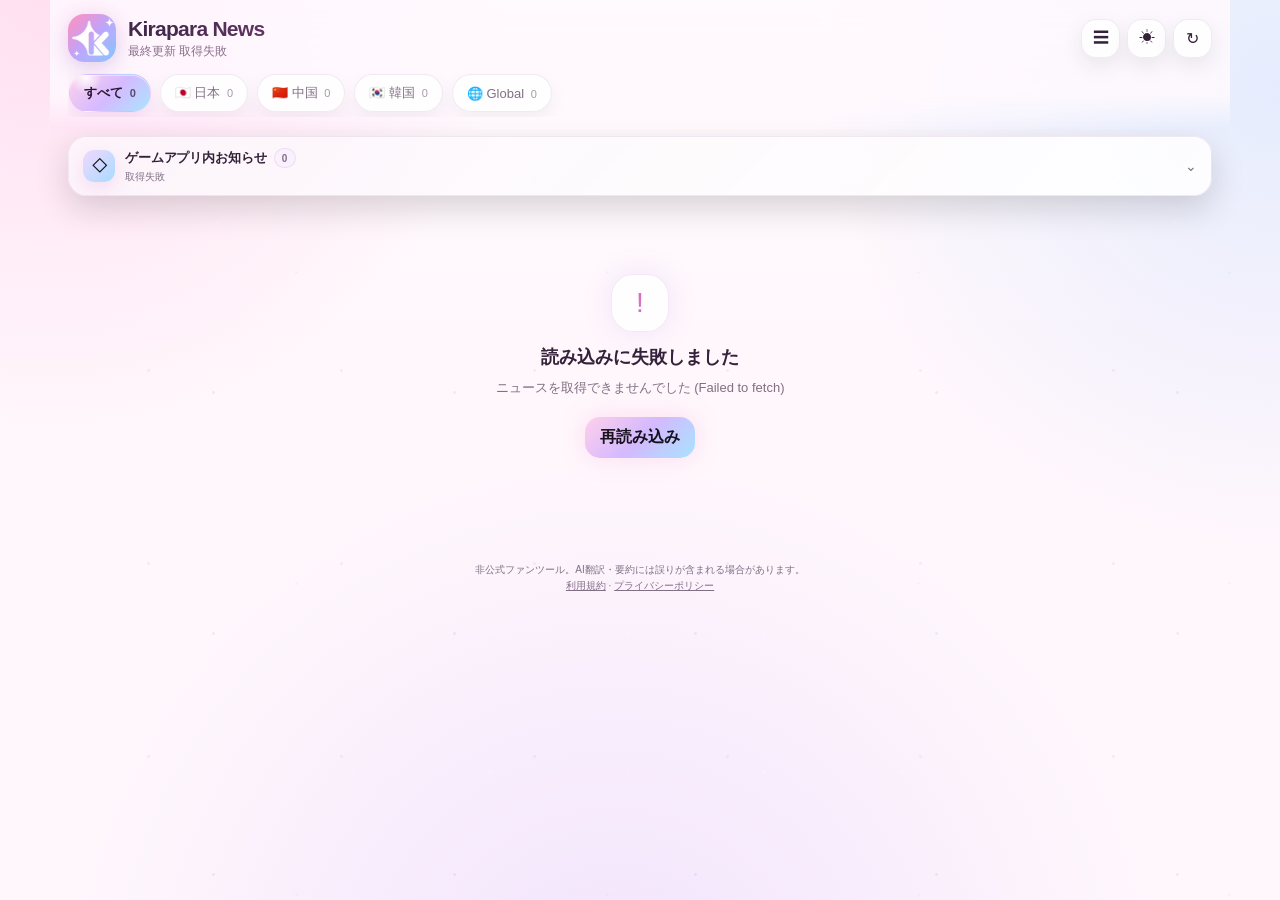
<file: docs/index.html>
<!doctype html>
<html lang="ja">
<head>
  <meta charset="utf-8">
  <meta name="viewport" content="width=device-width, initial-scale=1, viewport-fit=cover">
  <meta name="theme-color" content="#d59be8">
  <meta name="description" content="キラパラ（きらめきパラダイス）を中心に、以闪亮之名・Life Makeover・스타일라잇の最新ニュース、イベント、アップデート情報を日本語でまとめる非公式ニュースサイト。">
  <meta name="robots" content="index,follow,max-image-preview:large,max-snippet:-1,max-video-preview:-1">
  <title>キラパラ最新ニュース｜きらめきパラダイス・Life Makeover | Kirapara News</title>
  <link rel="canonical" href="https://ikegami-99.github.io/KRPR_news/">
  <link rel="sitemap" type="application/xml" href="./sitemap.xml">
  <meta property="og:type" content="website">
  <meta property="og:site_name" content="Kirapara News">
  <meta property="og:locale" content="ja_JP">
  <meta property="og:title" content="キラパラ最新ニュース｜Kirapara News">
  <meta property="og:description" content="きらめきパラダイス、以闪亮之名、Life Makeover、스타일라잇の最新ニュースを日本語でまとめて確認。">
  <meta property="og:url" content="https://ikegami-99.github.io/KRPR_news/">
  <meta property="og:image" content="https://ikegami-99.github.io/KRPR_news/icon.svg">
  <meta name="twitter:card" content="summary">
  <meta name="twitter:title" content="キラパラ最新ニュース｜Kirapara News">
  <meta name="twitter:description" content="きらめきパラダイス、以闪亮之名、Life Makeover、스타일라잇の最新ニュースを日本語でまとめて確認。">
  <script type="application/ld+json">{"@context":"https://schema.org","@type":"WebSite","name":"Kirapara News","alternateName":["キラパラニュース","きらめきパラダイス ニュース"],"url":"https://ikegami-99.github.io/KRPR_news/","inLanguage":"ja","description":"きらめきパラダイス、以闪亮之名、Life Makeover、스타일라잇の最新ニュースを日本語でまとめる非公式ニュースサイト。"}</script>
  <link rel="manifest" href="./manifest.webmanifest">
  <link rel="icon" href="./icon.svg" type="image/svg+xml">
  <link rel="stylesheet" href="./styles.css">
  <link rel="stylesheet" href="./ai.css">
  <link rel="stylesheet" href="./translation-wait.css">
  <link rel="stylesheet" href="./share.css">
  <link rel="stylesheet" href="./theme-kawaii.css">
  <link rel="stylesheet" href="./layout-fixes.css?v=50">
  <link rel="stylesheet" href="./gallery-strip.css">
  <link rel="stylesheet" href="./day-sections.css">
  <link rel="stylesheet" href="./monthly-top.css?v=75">
  <link rel="stylesheet" href="./game-notices.css?v=68">
  <link rel="stylesheet" href="./menu.css">
  <link rel="stylesheet" href="./menu-install.css">
  <link rel="stylesheet" href="./source-buttons.css">
  <link rel="stylesheet" href="./reactions.css?v=72">
  <link rel="stylesheet" href="./x-image-size.css?v=50">
</head>
<body>
  <div class="app-shell">
    <header class="topbar">
      <div class="brand-row">
        <div class="brand-mark brand-mark-logo" aria-hidden="true"><img src="./icon.svg" alt=""></div>
        <div class="brand-copy"><h1>Kirapara News <span aria-label="version 77" style="font-size:.48em;font-weight:700;opacity:.55;margin-left:.35em;letter-spacing:0;vertical-align:.12em;">v77</span></h1><p id="statusText">最終更新 取得中…</p></div>
        <div class="header-actions">
          <button id="installButton" class="icon-button install-button" type="button" hidden aria-label="ホーム画面に追加" title="ホーム画面に追加">＋</button>
          <button id="menuButton" class="icon-button" type="button" aria-label="メニュー" title="メニュー">☰</button>
          <button id="themeButton" class="icon-button" type="button" aria-label="テーマ切替" title="テーマ切替">☾</button>
          <button id="refreshButton" class="icon-button" type="button" aria-label="更新" title="更新">↻</button>
        </div>
      </div>
      <nav id="regionTabs" class="region-tabs" aria-label="地域フィルター">
        <button class="region-tab is-active" type="button" data-region="ALL">すべて <span data-count="ALL">0</span></button>
        <button class="region-tab" type="button" data-region="JAPAN">🇯🇵 日本 <span data-count="JAPAN">0</span></button>
        <button class="region-tab" type="button" data-region="CHINA">🇨🇳 中国 <span data-count="CHINA">0</span></button>
        <button class="region-tab" type="button" data-region="KOREA">🇰🇷 韓国 <span data-count="KOREA">0</span></button>
        <button class="region-tab" type="button" data-region="GLOBAL">🌐 Global <span data-count="GLOBAL">0</span></button>
      </nav>
    </header>
    <section id="monthlyTopWrap" class="monthly-top-wrap" aria-label="今月の注目ニュース" hidden>
      <div class="monthly-top-panel">
        <div class="monthly-top-head">
          <div class="monthly-top-heading">
            <span class="monthly-top-hot" aria-hidden="true">HOT</span>
            <h2 class="monthly-top-title">今月の注目ニュース</h2>
          </div>
          <span id="monthlyTopMonth" class="monthly-top-month"></span>
        </div>
        <div id="monthlyTopList" class="monthly-top-list"></div>
      </div>
    </section>
    <section class="game-notices-wrap" aria-label="ゲームアプリ内お知らせ">
      <details id="gameNoticePanel" class="game-notices" hidden>
        <summary class="game-notice-summary">
          <span class="game-notice-icon" aria-hidden="true">◇</span>
          <span class="game-notice-copy">
            <span class="game-notice-heading">ゲームアプリ内お知らせ <span id="gameNoticeCount" class="game-notice-count">0</span></span>
            <span id="gameNoticeStatus" class="game-notice-status">取得中…</span>
          </span>
          <span class="game-notice-chevron" aria-hidden="true">⌄</span>
        </summary>
        <div id="gameNoticeList" class="game-notice-list"></div>
      </details>
    </section>
    <main>
      <section id="newsGrid" class="news-grid" aria-live="polite" aria-busy="true"></section>
      <nav id="paginationNav" class="pagination" aria-label="ニュースページ" hidden>
        <button id="previousPageButton" class="pagination-button" type="button" aria-label="前の20件">← 前へ</button>
        <span class="pagination-status">
          <strong id="pageStatus" aria-live="polite">1 / 1</strong>
          <small id="pageRange">0件</small>
        </span>
        <button id="nextPageButton" class="pagination-button" type="button" aria-label="次の20件">次へ →</button>
      </nav>
      <div id="emptyState" class="empty-state" hidden><div class="empty-mark">◇</div><h2>ニュースが見つかりません</h2><p id="emptyMessage">地域タブを変えてみてください。</p></div>
      <div id="errorState" class="error-state" hidden><div class="empty-mark">!</div><h2>読み込みに失敗しました</h2><p id="errorMessage">通信状態を確認して、もう一度更新してください。</p><button id="retryButton" class="primary-button" type="button">再読み込み</button></div>
    </main>
    <footer><p>非公式ファンツール。AI翻訳・要約には誤りが含まれる場合があります。<br><a href="./terms.html">利用規約</a> · <a href="./privacy.html">プライバシーポリシー</a></p></footer>
  </div>
  <template id="newsCardTemplate"><article class="news-card"><button class="card-image-link" type="button" aria-label="サムネイル画像を拡大"><div class="card-image-wrap"><img class="card-image" alt="" loading="lazy" decoding="async"><div class="image-fallback" aria-hidden="true">✦</div><span class="region-badge"></span></div></button><div class="card-content"><div class="card-meta"><span class="platform"></span><time class="published"></time></div><h2 class="card-title"></h2><p class="card-body"></p><div class="card-actions"><button class="more-button" type="button">続きを読む</button><a class="source-button" target="_blank" rel="noopener noreferrer">元記事を開く ↗</a></div></div></article></template>
  <script>
    if ('serviceWorker' in navigator) {
      let reloadingForServiceWorker = false;
      navigator.serviceWorker.addEventListener('controllerchange', () => {
        if (reloadingForServiceWorker) return;
        reloadingForServiceWorker = true;
        location.reload();
      });
    }
  </script>
  <script src="./analytics-config.js"></script>
  <script src="./analytics-track.js" defer></script>
  <script src="./supabase-config.js?v=72" defer></script>
  <script src="./pagination.js" defer></script>
  <script src="./app.js" defer></script>
  <script src="./translation-wait.js" defer></script>
  <script src="./game-notices.js?v=68" defer></script>
  <script src="./x-image-fix.js?v=50" defer></script>
  <script src="./source-buttons.js" defer></script>
  <script src="./crawl-status.js" defer></script>
  <script src="./weibo-image-fallback.js" defer></script>
  <script src="./share.js" defer></script>
  <script src="./reactions.js?v=72" defer></script>
  <script src="./monthly-top.js?v=76" defer></script>
  <script src="./menu.js" defer></script>
  <script src="./menu-install.js?v=60" defer></script>
  <script src="./menu-discord.js?v=59" defer></script>
  <script src="./app-share.js?v=56" defer></script>
  <script src="./back-navigation.js?v=50" defer></script>
  <script src="./viewer-lifecycle-fix.js?v=50" defer></script>
  <script src="./viewer-swipe.js?v=50" defer></script>
</body>
</html>
</file>
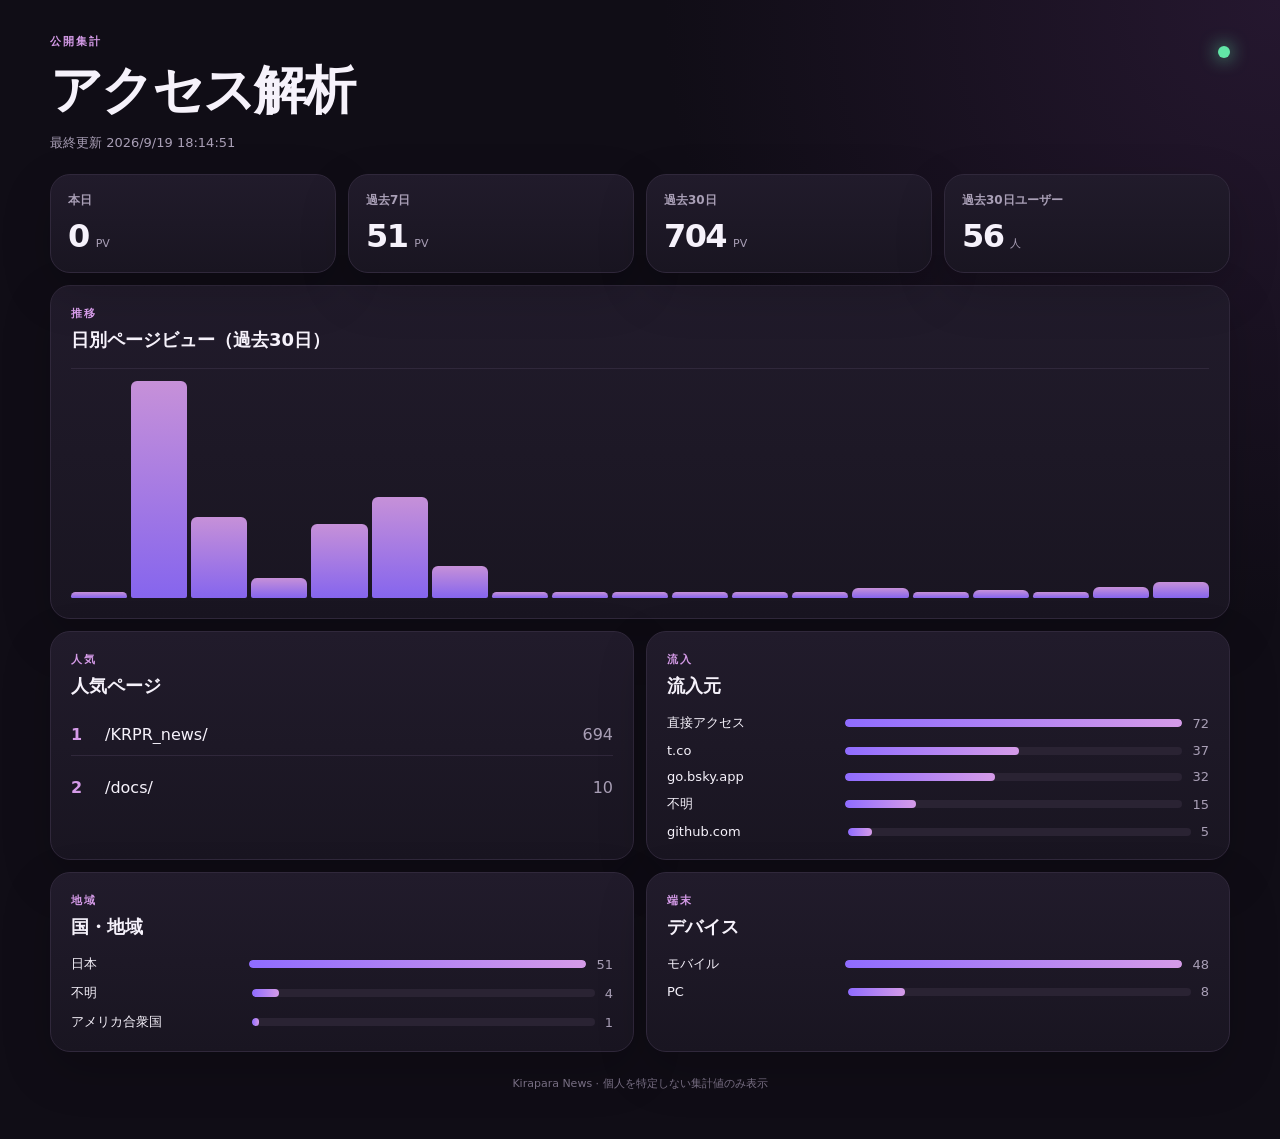
<file: docs/analytics/index.html>
<!doctype html>
<html lang="ja">
<head>
  <meta charset="utf-8">
  <meta name="viewport" content="width=device-width, initial-scale=1, viewport-fit=cover">
  <meta name="theme-color" content="#17131f">
  <meta name="robots" content="noindex,nofollow,noarchive">
  <title>Kirapara News アクセス解析</title>
  <link rel="icon" href="../icon.svg" type="image/svg+xml">
  <link rel="stylesheet" href="./styles.css">
</head>
<body>
  <main class="shell">
    <header class="hero">
      <div>
        <p class="eyebrow">公開集計</p>
        <h1>アクセス解析</h1>
        <p id="updatedAt" class="muted">データを読み込み中…</p>
      </div>
      <div class="live-dot" title="アクセス解析"></div>
    </header>

    <section class="kpis">
      <article class="kpi"><span>本日</span><strong id="todayViews">—</strong><small>PV</small></article>
      <article class="kpi"><span>過去7日</span><strong id="weekViews">—</strong><small>PV</small></article>
      <article class="kpi"><span>過去30日</span><strong id="monthViews">—</strong><small>PV</small></article>
      <article class="kpi"><span>過去30日ユーザー</span><strong id="monthUsers">—</strong><small>人</small></article>
    </section>

    <section class="panel wide">
      <div class="panel-head"><div><p class="eyebrow">推移</p><h2>日別ページビュー（過去30日）</h2></div></div>
      <div id="trendChart" class="trend" aria-label="過去30日の日別ページビュー推移"></div>
    </section>

    <section class="grid">
      <article class="panel"><div class="panel-head"><div><p class="eyebrow">人気</p><h2>人気ページ</h2></div></div><div id="pages" class="rank-list"></div></article>
      <article class="panel"><div class="panel-head"><div><p class="eyebrow">流入</p><h2>流入元</h2></div></div><div id="referrers" class="bars"></div></article>
      <article class="panel"><div class="panel-head"><div><p class="eyebrow">地域</p><h2>国・地域</h2></div></div><div id="regions" class="bars"></div></article>
      <article class="panel"><div class="panel-head"><div><p class="eyebrow">端末</p><h2>デバイス</h2></div></div><div id="devices" class="bars"></div></article>
    </section>

    <footer>Kirapara News · 個人を特定しない集計値のみ表示</footer>
  </main>
  <script src="./app.js?v=5" defer></script>
</body>
</html>
</file>
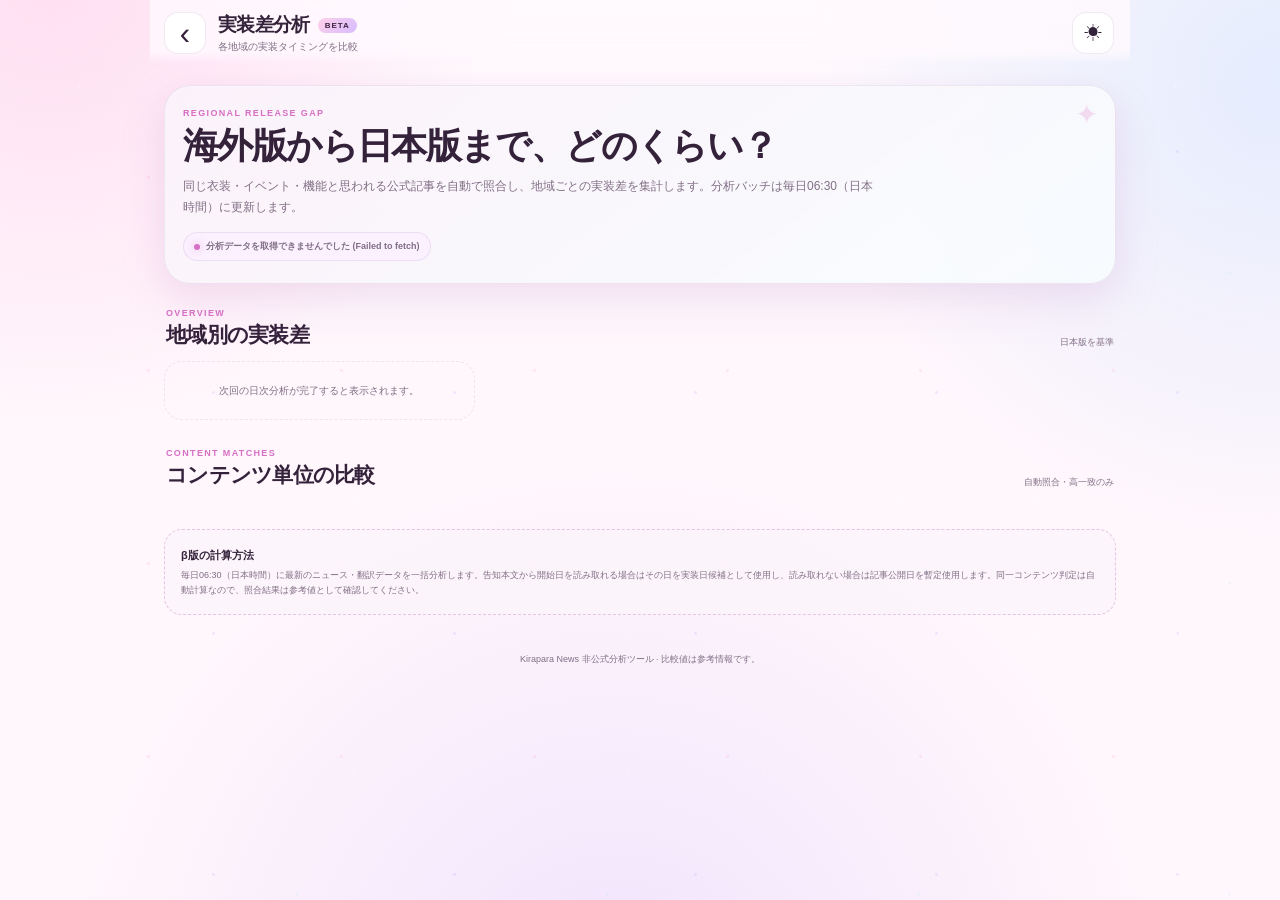
<file: docs/gap.html>
<!doctype html>
<html lang="ja">
<head>
  <meta charset="utf-8">
  <meta name="viewport" content="width=device-width, initial-scale=1, viewport-fit=cover">
  <meta name="theme-color" content="#d59be8">
  <meta name="description" content="きらめきパラダイス / Life Makeover 各地域の実装時期差を比較するベータ分析ページ">
  <title>実装差分析 β | Kirapara News</title>
  <link rel="manifest" href="./manifest.webmanifest">
  <link rel="icon" href="./icon.svg" type="image/svg+xml">
  <link rel="stylesheet" href="./styles.css">
  <link rel="stylesheet" href="./theme-kawaii.css">
  <link rel="stylesheet" href="./layout-fixes.css">
  <link rel="stylesheet" href="./gap.css">
</head>
<body>
  <div class="gap-shell">
    <header class="gap-topbar">
      <a class="gap-back" href="./" aria-label="ニュースへ戻る">‹</a>
      <div class="gap-title-wrap">
        <div class="gap-title-line"><h1>実装差分析</h1><span class="gap-beta">BETA</span></div>
        <p>各地域の実装タイミングを比較</p>
      </div>
      <button id="gapThemeButton" class="gap-icon-button" type="button" aria-label="テーマ切替">☾</button>
    </header>

    <main class="gap-main">
      <section class="gap-intro">
        <span class="gap-kicker">REGIONAL RELEASE GAP</span>
        <h2>海外版から日本版まで、どのくらい？</h2>
        <p>同じ衣装・イベント・機能と思われる公式記事を自動で照合し、地域ごとの実装差を集計します。分析バッチは毎日06:30（日本時間）に更新します。</p>
        <div id="gapStatus" class="gap-status">日次分析データを読み込み中…</div>
      </section>

      <section class="gap-section" aria-labelledby="regionGapTitle">
        <div class="gap-section-head"><div><span>OVERVIEW</span><h2 id="regionGapTitle">地域別の実装差</h2></div><small>日本版を基準</small></div>
        <div id="gapStats" class="gap-stats"></div>
      </section>

      <section class="gap-section" aria-labelledby="matchesTitle">
        <div class="gap-section-head"><div><span>CONTENT MATCHES</span><h2 id="matchesTitle">コンテンツ単位の比較</h2></div><small>自動照合・高一致のみ</small></div>
        <div id="gapMatches" class="gap-match-list"></div>
      </section>

      <section class="gap-method">
        <strong>β版の計算方法</strong>
        <p>毎日06:30（日本時間）に最新のニュース・翻訳データを一括分析します。告知本文から開始日を読み取れる場合はその日を実装日候補として使用し、読み取れない場合は記事公開日を暫定使用します。同一コンテンツ判定は自動計算なので、照合結果は参考値として確認してください。</p>
      </section>
    </main>

    <footer class="gap-footer"><p>Kirapara News 非公式分析ツール · 比較値は参考情報です。</p></footer>
  </div>
  <script src="./gap.js" defer></script>
</body>
</html>
</file>
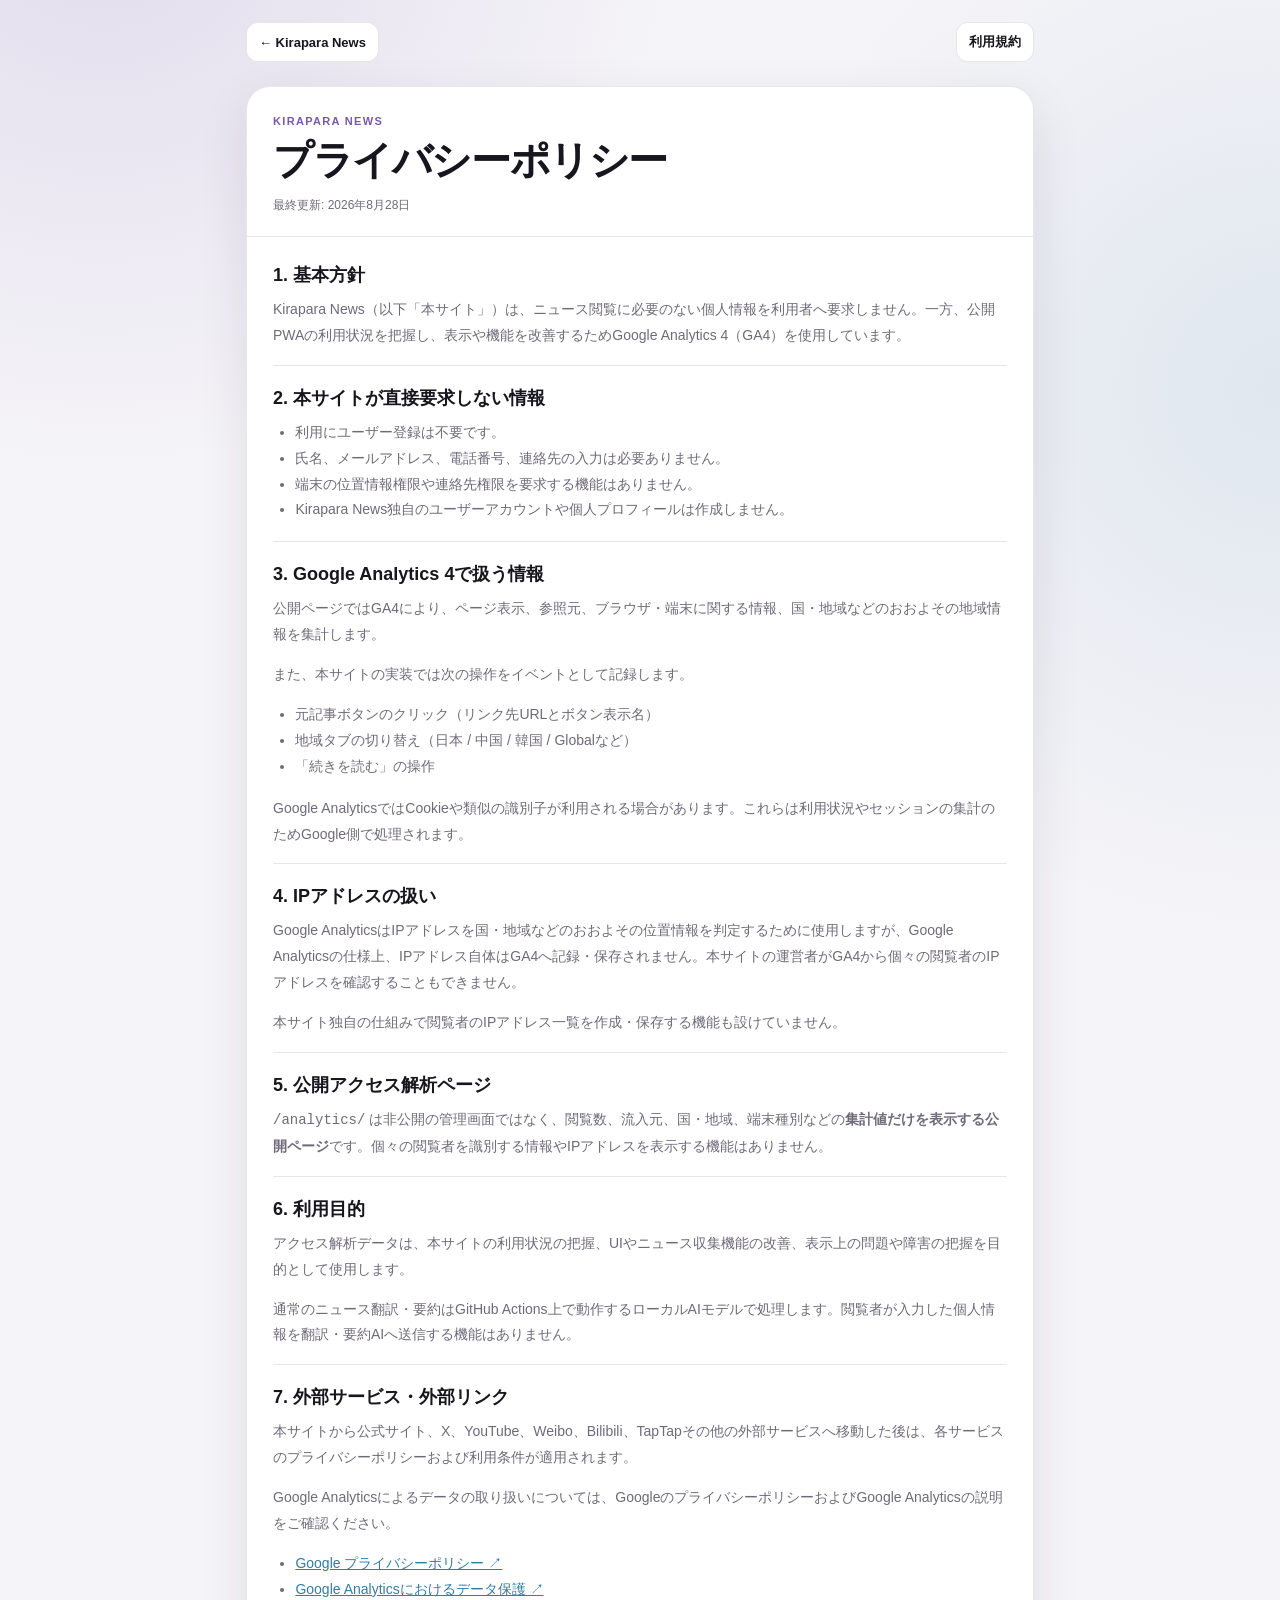
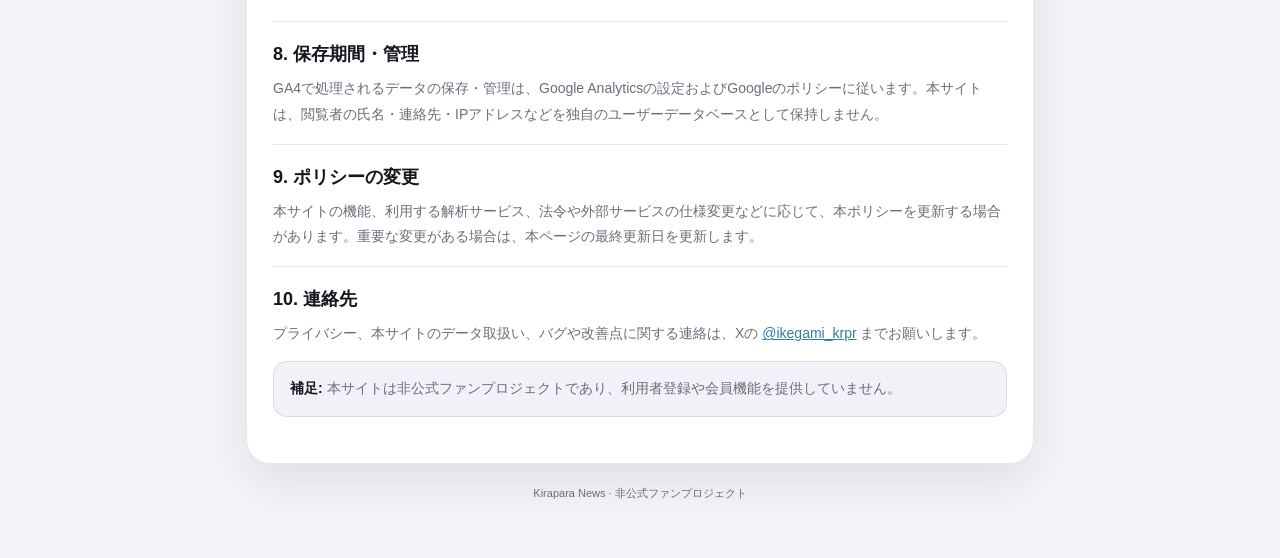
<file: docs/privacy.html>
<!doctype html>
<html lang="ja">
<head>
  <meta charset="utf-8">
  <meta name="viewport" content="width=device-width, initial-scale=1, viewport-fit=cover">
  <meta name="theme-color" content="#d59be8">
  <meta name="description" content="Kirapara News プライバシーポリシー">
  <title>プライバシーポリシー | Kirapara News</title>
  <link rel="icon" href="./icon.svg" type="image/svg+xml">
  <link rel="stylesheet" href="./legal.css">
  <script>try{const t=localStorage.getItem('kirapara-news-theme');if(t==='light'||t==='dark')document.documentElement.dataset.theme=t}catch{}</script>
</head>
<body>
  <main class="legal-shell">
    <nav class="legal-nav" aria-label="法的情報ナビゲーション">
      <a class="legal-home" href="./">← Kirapara News</a>
      <a class="legal-peer" href="./terms.html">利用規約</a>
    </nav>

    <article class="legal-card">
      <header class="legal-header">
        <p class="legal-kicker">KIRAPARA NEWS</p>
        <h1>プライバシーポリシー</h1>
        <p class="legal-updated">最終更新: 2026年8月28日</p>
      </header>

      <div class="legal-content">
        <section>
          <h2>1. 基本方針</h2>
          <p>Kirapara News（以下「本サイト」）は、ニュース閲覧に必要のない個人情報を利用者へ要求しません。一方、公開PWAの利用状況を把握し、表示や機能を改善するためGoogle Analytics 4（GA4）を使用しています。</p>
        </section>

        <section>
          <h2>2. 本サイトが直接要求しない情報</h2>
          <ul>
            <li>利用にユーザー登録は不要です。</li>
            <li>氏名、メールアドレス、電話番号、連絡先の入力は必要ありません。</li>
            <li>端末の位置情報権限や連絡先権限を要求する機能はありません。</li>
            <li>Kirapara News独自のユーザーアカウントや個人プロフィールは作成しません。</li>
          </ul>
        </section>

        <section>
          <h2>3. Google Analytics 4で扱う情報</h2>
          <p>公開ページではGA4により、ページ表示、参照元、ブラウザ・端末に関する情報、国・地域などのおおよその地域情報を集計します。</p>
          <p>また、本サイトの実装では次の操作をイベントとして記録します。</p>
          <ul>
            <li>元記事ボタンのクリック（リンク先URLとボタン表示名）</li>
            <li>地域タブの切り替え（日本 / 中国 / 韓国 / Globalなど）</li>
            <li>「続きを読む」の操作</li>
          </ul>
          <p>Google AnalyticsではCookieや類似の識別子が利用される場合があります。これらは利用状況やセッションの集計のためGoogle側で処理されます。</p>
        </section>

        <section>
          <h2>4. IPアドレスの扱い</h2>
          <p>Google AnalyticsはIPアドレスを国・地域などのおおよその位置情報を判定するために使用しますが、Google Analyticsの仕様上、IPアドレス自体はGA4へ記録・保存されません。本サイトの運営者がGA4から個々の閲覧者のIPアドレスを確認することもできません。</p>
          <p>本サイト独自の仕組みで閲覧者のIPアドレス一覧を作成・保存する機能も設けていません。</p>
        </section>

        <section>
          <h2>5. 公開アクセス解析ページ</h2>
          <p><code>/analytics/</code> は非公開の管理画面ではなく、閲覧数、流入元、国・地域、端末種別などの<strong>集計値だけを表示する公開ページ</strong>です。個々の閲覧者を識別する情報やIPアドレスを表示する機能はありません。</p>
        </section>

        <section>
          <h2>6. 利用目的</h2>
          <p>アクセス解析データは、本サイトの利用状況の把握、UIやニュース収集機能の改善、表示上の問題や障害の把握を目的として使用します。</p>
          <p>通常のニュース翻訳・要約はGitHub Actions上で動作するローカルAIモデルで処理します。閲覧者が入力した個人情報を翻訳・要約AIへ送信する機能はありません。</p>
        </section>

        <section>
          <h2>7. 外部サービス・外部リンク</h2>
          <p>本サイトから公式サイト、X、YouTube、Weibo、Bilibili、TapTapその他の外部サービスへ移動した後は、各サービスのプライバシーポリシーおよび利用条件が適用されます。</p>
          <p>Google Analyticsによるデータの取り扱いについては、GoogleのプライバシーポリシーおよびGoogle Analyticsの説明をご確認ください。</p>
          <ul>
            <li><a href="https://policies.google.com/privacy?hl=ja" target="_blank" rel="noopener noreferrer">Google プライバシーポリシー ↗</a></li>
            <li><a href="https://support.google.com/analytics/answer/9019185?hl=ja" target="_blank" rel="noopener noreferrer">Google Analyticsにおけるデータ保護 ↗</a></li>
          </ul>
        </section>

        <section>
          <h2>8. 保存期間・管理</h2>
          <p>GA4で処理されるデータの保存・管理は、Google Analyticsの設定およびGoogleのポリシーに従います。本サイトは、閲覧者の氏名・連絡先・IPアドレスなどを独自のユーザーデータベースとして保持しません。</p>
        </section>

        <section>
          <h2>9. ポリシーの変更</h2>
          <p>本サイトの機能、利用する解析サービス、法令や外部サービスの仕様変更などに応じて、本ポリシーを更新する場合があります。重要な変更がある場合は、本ページの最終更新日を更新します。</p>
        </section>

        <section>
          <h2>10. 連絡先</h2>
          <p>プライバシー、本サイトのデータ取扱い、バグや改善点に関する連絡は、Xの <a href="https://x.com/ikegami_krpr" target="_blank" rel="noopener noreferrer">@ikegami_krpr</a> までお願いします。</p>
          <p class="legal-note"><strong>補足:</strong> 本サイトは非公式ファンプロジェクトであり、利用者登録や会員機能を提供していません。</p>
        </section>
      </div>
    </article>

    <footer class="legal-footer">Kirapara News · 非公式ファンプロジェクト</footer>
  </main>
</body>
</html>
</file>
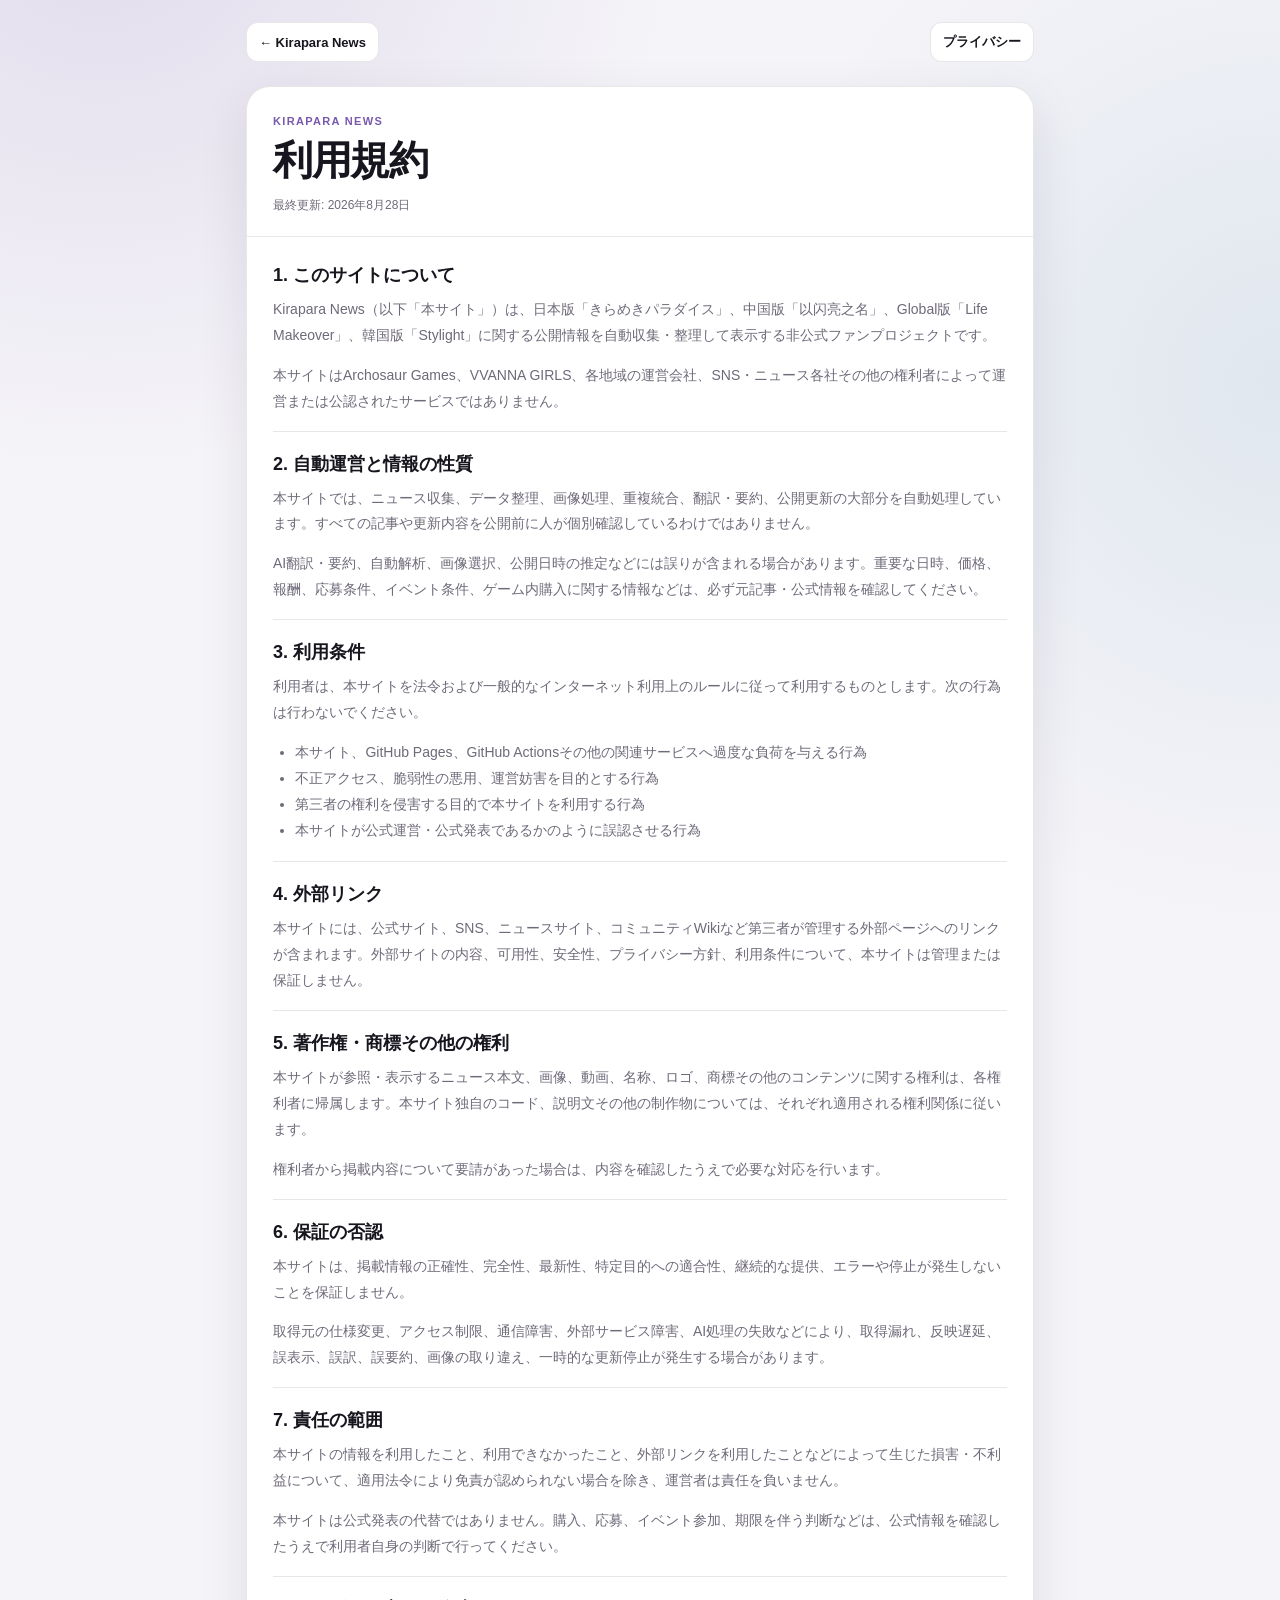
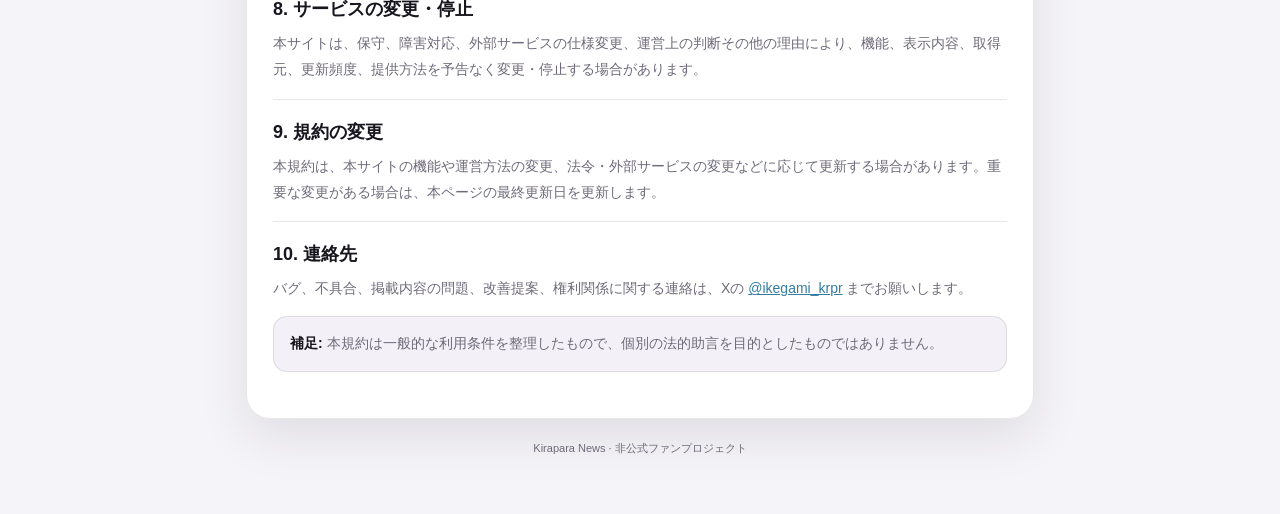
<file: docs/terms.html>
<!doctype html>
<html lang="ja">
<head>
  <meta charset="utf-8">
  <meta name="viewport" content="width=device-width, initial-scale=1, viewport-fit=cover">
  <meta name="theme-color" content="#d59be8">
  <meta name="description" content="Kirapara News 利用規約">
  <title>利用規約 | Kirapara News</title>
  <link rel="icon" href="./icon.svg" type="image/svg+xml">
  <link rel="stylesheet" href="./legal.css">
  <script>try{const t=localStorage.getItem('kirapara-news-theme');if(t==='light'||t==='dark')document.documentElement.dataset.theme=t}catch{}</script>
</head>
<body>
  <main class="legal-shell">
    <nav class="legal-nav" aria-label="法的情報ナビゲーション">
      <a class="legal-home" href="./">← Kirapara News</a>
      <a class="legal-peer" href="./privacy.html">プライバシー</a>
    </nav>

    <article class="legal-card">
      <header class="legal-header">
        <p class="legal-kicker">KIRAPARA NEWS</p>
        <h1>利用規約</h1>
        <p class="legal-updated">最終更新: 2026年8月28日</p>
      </header>

      <div class="legal-content">
        <section>
          <h2>1. このサイトについて</h2>
          <p>Kirapara News（以下「本サイト」）は、日本版「きらめきパラダイス」、中国版「以闪亮之名」、Global版「Life Makeover」、韓国版「Stylight」に関する公開情報を自動収集・整理して表示する非公式ファンプロジェクトです。</p>
          <p>本サイトはArchosaur Games、VVANNA GIRLS、各地域の運営会社、SNS・ニュース各社その他の権利者によって運営または公認されたサービスではありません。</p>
        </section>

        <section>
          <h2>2. 自動運営と情報の性質</h2>
          <p>本サイトでは、ニュース収集、データ整理、画像処理、重複統合、翻訳・要約、公開更新の大部分を自動処理しています。すべての記事や更新内容を公開前に人が個別確認しているわけではありません。</p>
          <p>AI翻訳・要約、自動解析、画像選択、公開日時の推定などには誤りが含まれる場合があります。重要な日時、価格、報酬、応募条件、イベント条件、ゲーム内購入に関する情報などは、必ず元記事・公式情報を確認してください。</p>
        </section>

        <section>
          <h2>3. 利用条件</h2>
          <p>利用者は、本サイトを法令および一般的なインターネット利用上のルールに従って利用するものとします。次の行為は行わないでください。</p>
          <ul>
            <li>本サイト、GitHub Pages、GitHub Actionsその他の関連サービスへ過度な負荷を与える行為</li>
            <li>不正アクセス、脆弱性の悪用、運営妨害を目的とする行為</li>
            <li>第三者の権利を侵害する目的で本サイトを利用する行為</li>
            <li>本サイトが公式運営・公式発表であるかのように誤認させる行為</li>
          </ul>
        </section>

        <section>
          <h2>4. 外部リンク</h2>
          <p>本サイトには、公式サイト、SNS、ニュースサイト、コミュニティWikiなど第三者が管理する外部ページへのリンクが含まれます。外部サイトの内容、可用性、安全性、プライバシー方針、利用条件について、本サイトは管理または保証しません。</p>
        </section>

        <section>
          <h2>5. 著作権・商標その他の権利</h2>
          <p>本サイトが参照・表示するニュース本文、画像、動画、名称、ロゴ、商標その他のコンテンツに関する権利は、各権利者に帰属します。本サイト独自のコード、説明文その他の制作物については、それぞれ適用される権利関係に従います。</p>
          <p>権利者から掲載内容について要請があった場合は、内容を確認したうえで必要な対応を行います。</p>
        </section>

        <section>
          <h2>6. 保証の否認</h2>
          <p>本サイトは、掲載情報の正確性、完全性、最新性、特定目的への適合性、継続的な提供、エラーや停止が発生しないことを保証しません。</p>
          <p>取得元の仕様変更、アクセス制限、通信障害、外部サービス障害、AI処理の失敗などにより、取得漏れ、反映遅延、誤表示、誤訳、誤要約、画像の取り違え、一時的な更新停止が発生する場合があります。</p>
        </section>

        <section>
          <h2>7. 責任の範囲</h2>
          <p>本サイトの情報を利用したこと、利用できなかったこと、外部リンクを利用したことなどによって生じた損害・不利益について、適用法令により免責が認められない場合を除き、運営者は責任を負いません。</p>
          <p>本サイトは公式発表の代替ではありません。購入、応募、イベント参加、期限を伴う判断などは、公式情報を確認したうえで利用者自身の判断で行ってください。</p>
        </section>

        <section>
          <h2>8. サービスの変更・停止</h2>
          <p>本サイトは、保守、障害対応、外部サービスの仕様変更、運営上の判断その他の理由により、機能、表示内容、取得元、更新頻度、提供方法を予告なく変更・停止する場合があります。</p>
        </section>

        <section>
          <h2>9. 規約の変更</h2>
          <p>本規約は、本サイトの機能や運営方法の変更、法令・外部サービスの変更などに応じて更新する場合があります。重要な変更がある場合は、本ページの最終更新日を更新します。</p>
        </section>

        <section>
          <h2>10. 連絡先</h2>
          <p>バグ、不具合、掲載内容の問題、改善提案、権利関係に関する連絡は、Xの <a href="https://x.com/ikegami_krpr" target="_blank" rel="noopener noreferrer">@ikegami_krpr</a> までお願いします。</p>
          <p class="legal-note"><strong>補足:</strong> 本規約は一般的な利用条件を整理したもので、個別の法的助言を目的としたものではありません。</p>
        </section>
      </div>
    </article>

    <footer class="legal-footer">Kirapara News · 非公式ファンプロジェクト</footer>
  </main>
</body>
</html>
</file>
<file: docs/styles.css>
:root {
  color-scheme: dark;
  --bg: #0b0c10;
  --bg-elevated: rgba(20, 21, 28, 0.88);
  --surface: #14151c;
  --surface-2: #1b1d26;
  --surface-3: #242632;
  --text: #f7f7fb;
  --muted: #a4a7b4;
  --line: rgba(255,255,255,.08);
  --accent: #c8a7ff;
  --accent-2: #8fd3ff;
  --shadow: 0 20px 60px rgba(0,0,0,.28);
  --radius: 22px;
  --safe-top: env(safe-area-inset-top, 0px);
  --safe-bottom: env(safe-area-inset-bottom, 0px);
}

:root[data-theme="light"] {
  color-scheme: light;
  --bg: #f5f4f8;
  --bg-elevated: rgba(250, 249, 252, .92);
  --surface: #ffffff;
  --surface-2: #f3f1f7;
  --surface-3: #ebe8f0;
  --text: #17151d;
  --muted: #6f6a79;
  --line: rgba(23,21,29,.09);
  --accent: #7859ad;
  --accent-2: #337ca4;
  --shadow: 0 18px 50px rgba(37,28,51,.10);
}

* { box-sizing: border-box; }
html { background: var(--bg); scroll-behavior: smooth; }
body {
  margin: 0;
  min-height: 100vh;
  background:
    radial-gradient(circle at 8% -5%, color-mix(in srgb, var(--accent) 16%, transparent), transparent 36rem),
    radial-gradient(circle at 100% 18%, color-mix(in srgb, var(--accent-2) 11%, transparent), transparent 34rem),
    var(--bg);
  color: var(--text);
  font-family: -apple-system, BlinkMacSystemFont, "Segoe UI", "Noto Sans JP", sans-serif;
  -webkit-font-smoothing: antialiased;
}
body.viewer-open { overflow: hidden; }
button { font: inherit; }
button, a { -webkit-tap-highlight-color: transparent; }
a { color: inherit; }

.app-shell { width: min(1180px, 100%); margin: 0 auto; padding-bottom: calc(24px + var(--safe-bottom)); }
.topbar {
  position: sticky;
  z-index: 20;
  top: 0;
  padding: calc(14px + var(--safe-top)) 18px 12px;
  background: linear-gradient(to bottom, var(--bg-elevated) 72%, transparent);
  backdrop-filter: blur(22px) saturate(140%);
}
.brand-row { display: flex; align-items: center; gap: 12px; }
.brand-mark {
  width: 44px; height: 44px; border-radius: 15px; display: grid; place-items: center;
  font-size: 22px; color: #120f16;
  background: linear-gradient(135deg, #e6c7ff, #9edfff);
  box-shadow: 0 8px 30px rgba(162,122,255,.25);
}
.brand-copy { min-width: 0; flex: 1; }
.brand-copy h1 { margin: 0; font-size: 20px; letter-spacing: -.02em; }
.brand-copy p { margin: 2px 0 0; color: var(--muted); font-size: 12px; white-space: nowrap; overflow: hidden; text-overflow: ellipsis; }
.header-actions { display: flex; gap: 7px; }
.icon-button {
  border: 1px solid var(--line); color: var(--text); background: var(--surface);
  width: 39px; height: 39px; border-radius: 13px; cursor: pointer;
  transition: transform .16s ease, background .16s ease;
}
.icon-button:active { transform: scale(.94); }
.icon-button:hover { background: var(--surface-2); }
.install-button { color: var(--accent); font-weight: 800; font-size: 22px; }

.region-tabs { display: flex; gap: 8px; margin-top: 11px; overflow-x: auto; scrollbar-width: none; padding-bottom: 2px; }
.region-tabs::-webkit-scrollbar { display: none; }
.region-tab {
  flex: none; border: 1px solid var(--line); border-radius: 999px; padding: 8px 12px;
  background: var(--surface); color: var(--muted); font-size: 13px; cursor: pointer;
  transition: all .18s ease;
}
.region-tab span { margin-left: 3px; opacity: .7; font-size: 11px; }
.region-tab.is-active { color: #17121d; border-color: transparent; background: linear-gradient(135deg, #dcc3ff, #a7dcff); font-weight: 750; }

main { padding: 2px 18px 30px; }
.hero { display: flex; align-items: end; justify-content: space-between; margin: 20px 2px 14px; }
.eyebrow { display: block; color: var(--accent); font-size: 10px; font-weight: 800; letter-spacing: .16em; }
.hero h2 { margin: 4px 0 0; font-size: clamp(26px, 5vw, 38px); letter-spacing: -.04em; }
.visible-count { color: var(--muted); font-size: 12px; padding-bottom: 5px; }

.news-grid {
  display: grid;
  grid-template-columns: repeat(2, minmax(0,1fr));
  gap: 16px;
  scroll-margin-top: 150px;
}
.news-card {
  min-width: 0; overflow: hidden; border: 1px solid var(--line); border-radius: var(--radius);
  background: color-mix(in srgb, var(--surface) 96%, transparent); box-shadow: var(--shadow);
  content-visibility: auto; contain-intrinsic-size: 520px;
}
.card-image-link {
  display: block;
  width: 100%;
  padding: 0;
  border: 0;
  color: inherit;
  background: transparent;
  text-align: inherit;
  cursor: zoom-in;
}
.card-image-link:disabled { cursor: default; }
.card-image-wrap { position: relative; aspect-ratio: 16 / 9; overflow: hidden; background: linear-gradient(135deg, var(--surface-2), var(--surface-3)); }
.card-image {
  width: 100%; height: 100%; max-width: 100%; object-fit: cover; object-position: center;
  display: block; transition: transform .35s ease;
}
.news-card:hover .card-image { transform: scale(1.02); }
.image-fallback { position: absolute; inset: 0; display: none; place-items: center; font-size: 42px; color: color-mix(in srgb, var(--accent) 55%, var(--muted)); background: radial-gradient(circle at 30% 20%, color-mix(in srgb, var(--accent) 18%, transparent), transparent 48%), var(--surface-2); }
.card-image-wrap.is-fallback .card-image { display: none; }
.card-image-wrap.is-fallback .image-fallback { display: grid; }
.region-badge { position: absolute; left: 12px; bottom: 12px; border-radius: 999px; padding: 6px 9px; color: #fff; background: rgba(8,9,13,.68); backdrop-filter: blur(12px); font-size: 11px; font-weight: 750; }
.card-content { padding: 15px 16px 16px; }
.card-meta { display: flex; gap: 9px; align-items: center; color: var(--muted); font-size: 11px; }
.platform { white-space: nowrap; overflow: hidden; text-overflow: ellipsis; flex: 1; }
.published { flex: none; }
.card-title { margin: 9px 0 8px; font-size: 18px; line-height: 1.45; letter-spacing: -.015em; overflow-wrap: anywhere; }
.card-body { margin: 0; color: var(--muted); font-size: 13px; line-height: 1.75; white-space: pre-line; display: -webkit-box; -webkit-line-clamp: 3; -webkit-box-orient: vertical; overflow: hidden; }
.news-card.is-expanded .card-body { display: block; }
.card-actions { display: flex; flex-wrap: wrap; gap: 8px; margin-top: 14px; }
.more-button, .source-button { border-radius: 12px; min-height: 38px; padding: 9px 12px; font-size: 12px; font-weight: 700; text-decoration: none; cursor: pointer; }
.more-button { color: var(--text); border: 1px solid var(--line); background: var(--surface-2); }
.source-button { margin-left: auto; color: #17121d; background: linear-gradient(135deg, #dcc3ff, #a7dcff); border: 0; }

.pagination {
  display: grid;
  grid-template-columns: minmax(92px, 1fr) auto minmax(92px, 1fr);
  align-items: center;
  gap: 12px;
  max-width: 520px;
  margin: 26px auto 10px;
  padding: 10px;
  border: 1px solid var(--line);
  border-radius: 18px;
  background: color-mix(in srgb, var(--surface) 94%, transparent);
  box-shadow: var(--shadow);
}
.pagination[hidden] { display: none; }
.pagination-button {
  min-height: 44px;
  border: 1px solid var(--line);
  border-radius: 13px;
  color: var(--text);
  background: var(--surface-2);
  font-size: 13px;
  font-weight: 750;
  cursor: pointer;
  transition: transform .16s ease, background .16s ease, opacity .16s ease;
}
.pagination-button:not(:disabled):hover { background: var(--surface-3); }
.pagination-button:not(:disabled):active { transform: scale(.96); }
.pagination-button:disabled { opacity: .36; cursor: default; }
.pagination-status {
  min-width: 82px;
  display: grid;
  place-items: center;
  gap: 2px;
  color: var(--text);
  text-align: center;
}
.pagination-status strong { font-size: 14px; white-space: nowrap; }
.pagination-status small { color: var(--muted); font-size: 10px; white-space: nowrap; }

.image-viewer {
  position: fixed;
  z-index: 100;
  inset: 0;
  display: grid;
  grid-template-columns: minmax(44px, 1fr) minmax(0, auto) minmax(44px, 1fr);
  align-items: center;
  gap: 8px;
  padding: max(18px, var(--safe-top)) 10px max(18px, var(--safe-bottom));
  background: rgba(3, 4, 7, .94);
  backdrop-filter: blur(18px);
}
.image-viewer[hidden] { display: none; }
.viewer-figure {
  margin: 0;
  min-width: 0;
  max-width: min(1100px, 82vw);
  display: grid;
  place-items: center;
  gap: 10px;
}
.viewer-image {
  max-width: 100%;
  max-height: 84vh;
  width: auto;
  height: auto;
  object-fit: contain;
  border-radius: 14px;
  box-shadow: 0 24px 80px rgba(0,0,0,.48);
}
.viewer-count { color: #d6d8df; font-size: 12px; }
.viewer-close, .viewer-nav {
  border: 1px solid rgba(255,255,255,.14);
  color: #fff;
  background: rgba(24,25,32,.72);
  backdrop-filter: blur(10px);
  cursor: pointer;
}
.viewer-close {
  position: absolute;
  right: max(14px, env(safe-area-inset-right, 0px));
  top: max(14px, var(--safe-top));
  width: 44px;
  height: 44px;
  border-radius: 50%;
  font-size: 28px;
  line-height: 1;
}
.viewer-nav {
  width: 46px;
  height: 58px;
  border-radius: 16px;
  font-size: 36px;
  line-height: 1;
  justify-self: center;
}
.viewer-nav[hidden] { visibility: hidden; }

.empty-state, .error-state { text-align: center; padding: 64px 20px; color: var(--muted); }
.empty-mark { width: 58px; height: 58px; margin: 0 auto 13px; display: grid; place-items: center; border: 1px solid var(--line); border-radius: 20px; color: var(--accent); font-size: 28px; background: var(--surface); }
.empty-state h2, .error-state h2 { margin: 0; color: var(--text); font-size: 18px; }
.empty-state p, .error-state p { margin: 8px auto 0; max-width: 36rem; font-size: 13px; line-height: 1.7; }
.primary-button { margin-top: 18px; border: 0; border-radius: 12px; padding: 10px 15px; font-weight: 750; color: #17121d; background: linear-gradient(135deg, #dcc3ff, #a7dcff); cursor: pointer; }
footer { padding: 0 20px 14px; text-align: center; color: var(--muted); font-size: 10px; line-height: 1.6; }

.skeleton { min-height: 420px; background: linear-gradient(105deg, var(--surface) 25%, var(--surface-2) 38%, var(--surface) 51%); background-size: 200% 100%; animation: shimmer 1.25s infinite linear; border-radius: var(--radius); border: 1px solid var(--line); }
@keyframes shimmer { to { background-position-x: -200%; } }
.refreshing #refreshButton { animation: spin .7s linear infinite; }
@keyframes spin { to { transform: rotate(360deg); } }

@media (max-width: 700px) {
  .topbar { padding-left: 14px; padding-right: 14px; }
  main { padding-left: 14px; padding-right: 14px; }
  .brand-mark { width: 40px; height: 40px; border-radius: 13px; }
  .brand-copy h1 { font-size: 18px; }
  .news-grid { grid-template-columns: 1fr; gap: 13px; }
  .news-card { border-radius: 19px; }
  .card-title { font-size: 17px; }
  .pagination {
    grid-template-columns: minmax(82px, 1fr) auto minmax(82px, 1fr);
    gap: 8px;
    margin-top: 20px;
    padding: 8px;
    border-radius: 16px;
  }
  .pagination-button { min-height: 42px; padding: 7px 8px; }
  .pagination-status { min-width: 70px; }
  .image-viewer { grid-template-columns: 42px minmax(0, 1fr) 42px; padding-left: 4px; padding-right: 4px; }
  .viewer-figure { max-width: 100%; }
  .viewer-image { max-height: 78vh; border-radius: 10px; }
  .viewer-nav { width: 38px; height: 50px; border-radius: 13px; font-size: 30px; }
}

@media (prefers-reduced-motion: reduce) {
  *, *::before, *::after { scroll-behavior: auto !important; animation-duration: .01ms !important; animation-iteration-count: 1 !important; transition-duration: .01ms !important; }
}
</file>
<file: docs/ai.css>
.ai-badge {
  flex: none;
  border: 1px solid color-mix(in srgb, var(--accent) 38%, var(--line));
  border-radius: 999px;
  padding: 3px 7px;
  color: var(--accent);
  background: color-mix(in srgb, var(--accent) 8%, transparent);
  font-size: 9px;
  font-weight: 800;
  letter-spacing: .03em;
}

.ai-summary {
  margin: 10px 0 12px;
  padding: 11px 12px;
  border: 1px solid color-mix(in srgb, var(--accent) 24%, var(--line));
  border-radius: 14px;
  background: linear-gradient(135deg,
    color-mix(in srgb, var(--accent) 9%, var(--surface-2)),
    color-mix(in srgb, var(--accent-2) 6%, var(--surface-2)));
}
.ai-summary-label {
  margin-bottom: 5px;
  color: var(--accent);
  font-size: 10px;
  font-weight: 850;
  letter-spacing: .05em;
}
.ai-summary p {
  margin: 0;
  color: var(--text);
  font-size: 12px;
  line-height: 1.7;
  white-space: pre-line;
}
.ai-summary.is-hidden-for-original { display: none; }

.original-button {
  min-height: 38px;
  padding: 9px 12px;
  border: 1px solid var(--line);
  border-radius: 12px;
  color: var(--muted);
  background: var(--surface-2);
  font-size: 12px;
  font-weight: 700;
  cursor: pointer;
}
.original-button:active { transform: scale(.97); }
</file>
<file: docs/translation-wait.css>
.translation-wait-badge {
  flex: none;
  display: inline-flex;
  align-items: center;
  min-height: 20px;
  border: 1px solid color-mix(in srgb, #f0b45f 55%, var(--line));
  border-radius: 999px;
  padding: 3px 7px;
  color: color-mix(in srgb, #f0b45f 88%, var(--text));
  background: color-mix(in srgb, #f0b45f 10%, transparent);
  font-size: 9px;
  font-weight: 800;
  letter-spacing: .02em;
  white-space: nowrap;
}

.translation-wait-badge::before {
  content: '◷';
  margin-right: 4px;
  font-size: 10px;
}
</file>
<file: docs/share.css>
.share-button {
  min-height: 38px;
  padding: 9px 12px;
  display: inline-flex;
  align-items: center;
  justify-content: center;
  gap: 7px;
  border: 1px solid var(--line);
  border-radius: 12px;
  color: var(--text);
  background: var(--surface-2);
  font-size: 12px;
  font-weight: 700;
  cursor: pointer;
  transition: transform .16s ease, background .16s ease, opacity .16s ease;
}

.share-button:hover { background: var(--surface-3); }
.share-button:active { transform: scale(.96); }
.share-button:disabled { cursor: wait; opacity: .6; }
.share-button.is-sharing .share-button-icon { animation: share-pulse .8s ease-in-out infinite alternate; }

.share-button-icon {
  width: 16px;
  height: 16px;
  flex: none;
  fill: currentColor;
  stroke: currentColor;
  stroke-width: 1.8;
  stroke-linecap: round;
}

@keyframes share-pulse {
  from { transform: scale(.9); opacity: .6; }
  to { transform: scale(1.08); opacity: 1; }
}

@media (max-width: 520px) {
  .share-button { padding-inline: 11px; }
}
</file>
<file: docs/theme-kawaii.css>
:root {
  --bg: #120913;
  --bg-elevated: rgba(24, 12, 27, .86);
  --surface: rgba(31, 17, 35, .88);
  --surface-2: rgba(46, 25, 52, .92);
  --surface-3: rgba(61, 31, 68, .96);
  --text: #fff5fb;
  --muted: #cfb9c9;
  --line: rgba(255, 206, 237, .12);
  --accent: #ff7bc4;
  --accent-2: #b38cff;
  --accent-3: #82dcff;
  --accent-soft: #ffc3e5;
  --shadow: 0 20px 58px rgba(5, 0, 8, .42), 0 0 34px rgba(255, 93, 181, .08);
  --glow-pink: 0 0 24px rgba(255, 105, 190, .28);
  --glow-purple: 0 0 34px rgba(167, 121, 255, .20);
  --radius: 26px;
}

:root[data-theme="light"] {
  --bg: #fff7fc;
  --bg-elevated: rgba(255, 249, 253, .88);
  --surface: rgba(255, 255, 255, .90);
  --surface-2: rgba(251, 240, 255, .95);
  --surface-3: rgba(244, 229, 255, .98);
  --text: #34213a;
  --muted: #826f86;
  --line: rgba(146, 94, 160, .13);
  --accent: #d76fc5;
  --accent-2: #9177e8;
  --accent-3: #65bde5;
  --accent-soft: #f4a9d8;
  --shadow: 0 18px 48px rgba(167, 116, 188, .14), 0 7px 24px rgba(228, 157, 208, .10);
  --glow-pink: 0 0 24px rgba(238, 143, 205, .25);
  --glow-purple: 0 0 28px rgba(173, 139, 238, .18);
}

html {
  background: var(--bg);
}

body {
  position: relative;
  background:
    radial-gradient(circle at 6% 0%, rgba(255, 99, 188, .22), transparent 27rem),
    radial-gradient(circle at 94% 9%, rgba(142, 112, 255, .20), transparent 28rem),
    radial-gradient(circle at 52% 110%, rgba(91, 204, 255, .12), transparent 34rem),
    linear-gradient(180deg, rgba(255,255,255,.015), transparent 34%),
    var(--bg);
  background-attachment: fixed;
}

:root[data-theme="light"] body {
  background:
    radial-gradient(circle at 4% -2%, rgba(255, 184, 224, .42), transparent 28rem),
    radial-gradient(circle at 100% 9%, rgba(181, 211, 255, .35), transparent 29rem),
    radial-gradient(circle at 48% 112%, rgba(209, 181, 255, .30), transparent 34rem),
    linear-gradient(180deg, rgba(255,255,255,.42), transparent 42%),
    var(--bg);
}

body::before {
  content: "";
  position: fixed;
  z-index: 0;
  inset: 0;
  pointer-events: none;
  background-image:
    radial-gradient(circle, rgba(255,255,255,.76) 0 1px, transparent 1.65px),
    radial-gradient(circle, rgba(255,142,208,.50) 0 1.1px, transparent 1.8px),
    radial-gradient(circle, rgba(151,136,255,.44) 0 1px, transparent 1.75px),
    radial-gradient(circle, rgba(127,218,255,.34) 0 1px, transparent 1.6px);
  background-size: 137px 137px, 193px 193px, 241px 241px, 311px 311px;
  background-position: 11px 18px, 52px 81px, 93px 31px, 141px 117px;
  opacity: .24;
  animation: kawaii-stars 18s ease-in-out infinite alternate;
}

:root[data-theme="light"] body::before { opacity: .32; }
.app-shell { position: relative; z-index: 1; }

.topbar {
  background: linear-gradient(to bottom, color-mix(in srgb, var(--bg-elevated) 96%, transparent) 74%, transparent);
  backdrop-filter: blur(26px) saturate(155%);
}

.brand-mark {
  width: 48px;
  height: 48px;
  border-radius: 18px;
  color: #241229;
  background:
    radial-gradient(circle at 28% 22%, rgba(255,255,255,.95), transparent 16%),
    linear-gradient(135deg, #ffd2ed 4%, #d7baff 50%, #a8e7ff 100%);
  box-shadow: var(--glow-pink), var(--glow-purple), inset 0 1px 0 rgba(255,255,255,.75);
  transform: rotate(-2deg);
}
.brand-mark::after {
  content: "✧";
  position: absolute;
  margin: -32px 0 0 34px;
  color: #fff;
  font-size: 12px;
  text-shadow: 0 0 12px rgba(255,255,255,.9);
}

.brand-copy h1,
.hero h2 {
  background: linear-gradient(110deg, var(--text) 4%, var(--accent) 54%, var(--accent-3));
  -webkit-background-clip: text;
  background-clip: text;
  color: transparent;
}
:root[data-theme="light"] .brand-copy h1,
:root[data-theme="light"] .hero h2 {
  background: linear-gradient(110deg, #42284b 4%, #c961b4 54%, #598fc5);
  -webkit-background-clip: text;
  background-clip: text;
  color: transparent;
}
.brand-copy h1 { font-size: 21px; font-weight: 850; letter-spacing: -.035em; }
.brand-copy p { color: color-mix(in srgb, var(--muted) 90%, var(--accent) 10%); }

.icon-button {
  border-color: var(--line);
  background: color-mix(in srgb, var(--surface) 91%, transparent);
  border-radius: 15px;
  box-shadow: inset 0 1px 0 rgba(255,255,255,.08), 0 8px 22px rgba(0,0,0,.08);
}
.icon-button:hover { background: color-mix(in srgb, var(--surface-2) 90%, var(--accent) 10%); }
.icon-button:active { transform: scale(.92) rotate(-3deg); }

.region-tabs { gap: 9px; padding: 1px 1px 5px; }
.region-tab {
  padding: 9px 14px;
  border-color: var(--line);
  background: color-mix(in srgb, var(--surface) 92%, transparent);
  backdrop-filter: blur(12px);
  box-shadow: inset 0 1px 0 rgba(255,255,255,.10), 0 7px 20px rgba(0,0,0,.05);
}
.region-tab:hover { color: var(--text); border-color: color-mix(in srgb, var(--accent) 30%, var(--line)); }
.region-tab.is-active {
  color: #2c1732;
  background:
    radial-gradient(circle at 20% 8%, rgba(255,255,255,.95), transparent 22%),
    linear-gradient(135deg, #ffd1eb, #d5baff 52%, #a9e5ff);
  box-shadow: var(--glow-pink), 0 7px 20px rgba(139,89,160,.14);
}

.eyebrow {
  color: var(--accent);
  text-shadow: 0 0 18px color-mix(in srgb, var(--accent) 38%, transparent);
}
.visible-count {
  padding: 6px 10px;
  border-radius: 999px;
  background: color-mix(in srgb, var(--surface) 82%, transparent);
  border: 1px solid var(--line);
}

.news-grid { gap: 18px; }
.news-card {
  position: relative;
  isolation: isolate;
  border-color: var(--line);
  border-radius: var(--radius);
  background:
    linear-gradient(155deg, rgba(255,255,255,.055), transparent 34%),
    color-mix(in srgb, var(--surface) 94%, transparent);
  backdrop-filter: blur(15px) saturate(118%);
  box-shadow: var(--shadow), inset 0 1px 0 rgba(255,255,255,.08);
  transition: transform .22s ease, box-shadow .22s ease, border-color .22s ease;
}
.news-card::before {
  content: "✦";
  position: absolute;
  z-index: 4;
  top: 12px;
  right: 14px;
  color: rgba(255,255,255,.78);
  font-size: 13px;
  text-shadow: 0 0 14px rgba(255,255,255,.95), 0 0 20px rgba(255,112,198,.55);
  pointer-events: none;
}
.news-card::after {
  content: "";
  position: absolute;
  z-index: 3;
  inset: 0;
  border-radius: inherit;
  pointer-events: none;
  background: linear-gradient(130deg, rgba(255,255,255,.10), transparent 18%, transparent 75%, rgba(255,114,199,.035));
}
.news-card:hover {
  transform: translateY(-3px);
  border-color: color-mix(in srgb, var(--accent) 30%, var(--line));
  box-shadow: 0 24px 64px rgba(4,0,8,.44), var(--glow-purple);
}
:root[data-theme="light"] .news-card:hover {
  box-shadow: 0 22px 52px rgba(156,104,180,.18), var(--glow-pink);
}

.card-image-wrap {
  background:
    radial-gradient(circle at 24% 18%, color-mix(in srgb, var(--accent) 22%, transparent), transparent 40%),
    radial-gradient(circle at 82% 20%, color-mix(in srgb, var(--accent-3) 18%, transparent), transparent 40%),
    linear-gradient(135deg, var(--surface-2), var(--surface-3));
}
.card-image-wrap::after {
  content: "";
  position: absolute;
  inset: auto 0 0;
  height: 42%;
  pointer-events: none;
  background: linear-gradient(to top, rgba(18,7,21,.42), transparent);
}
:root[data-theme="light"] .card-image-wrap::after {
  background: linear-gradient(to top, rgba(66,34,72,.16), transparent);
}
.card-image { transition: transform .42s ease, filter .3s ease; }
.news-card:hover .card-image { transform: scale(1.035); filter: saturate(1.06) brightness(1.015); }
.image-fallback {
  color: var(--accent);
  text-shadow: 0 0 22px color-mix(in srgb, var(--accent) 45%, transparent);
  background:
    radial-gradient(circle at 50% 45%, color-mix(in srgb, var(--accent) 22%, transparent), transparent 20%),
    radial-gradient(circle at 20% 18%, color-mix(in srgb, var(--accent-3) 16%, transparent), transparent 44%),
    linear-gradient(135deg, var(--surface-2), var(--surface-3));
}
.region-badge {
  z-index: 2;
  padding: 7px 10px;
  background: rgba(35, 15, 37, .66);
  border: 1px solid rgba(255,255,255,.13);
  box-shadow: 0 8px 24px rgba(0,0,0,.15);
}

.card-content { position: relative; z-index: 2; padding: 16px 17px 17px; }
.card-meta { color: var(--muted); }
.platform { font-weight: 700; }
.card-title {
  margin-top: 10px;
  font-weight: 850;
  line-height: 1.5;
  letter-spacing: -.02em;
}
.card-body { line-height: 1.8; }

.card-actions { gap: 9px; }
.more-button,
.gallery-button,
.original-button,
.share-button {
  min-height: 40px !important;
  border-radius: 14px !important;
  border-color: var(--line) !important;
  background: color-mix(in srgb, var(--surface-2) 92%, transparent) !important;
  box-shadow: inset 0 1px 0 rgba(255,255,255,.08);
  transition: transform .16s ease, background .16s ease, box-shadow .16s ease !important;
}
.more-button:hover,
.gallery-button:hover,
.original-button:hover,
.share-button:hover {
  background: color-mix(in srgb, var(--surface-3) 86%, var(--accent) 14%) !important;
  box-shadow: 0 7px 18px color-mix(in srgb, var(--accent) 9%, transparent);
}
.gallery-button { color: var(--accent) !important; }
.share-button { color: color-mix(in srgb, var(--text) 84%, var(--accent) 16%) !important; }
.source-button {
  min-height: 40px;
  border-radius: 14px;
  color: #2c1732;
  background:
    radial-gradient(circle at 20% 0%, rgba(255,255,255,.86), transparent 28%),
    linear-gradient(135deg, #ffd0ea, #d4b9ff 50%, #a8e3ff);
  box-shadow: var(--glow-pink), 0 8px 20px rgba(83,44,101,.14);
  transition: transform .16s ease, box-shadow .16s ease, filter .16s ease;
}
.source-button:hover { filter: saturate(1.05) brightness(1.02); box-shadow: 0 0 30px rgba(255,119,196,.28), 0 9px 22px rgba(83,44,101,.17); }
.source-button:active { transform: scale(.97); }

.ai-badge {
  color: var(--accent) !important;
  border-color: color-mix(in srgb, var(--accent) 35%, var(--line)) !important;
  background: color-mix(in srgb, var(--accent) 10%, var(--surface)) !important;
  box-shadow: 0 0 16px color-mix(in srgb, var(--accent) 11%, transparent);
}
.ai-summary {
  border-color: color-mix(in srgb, var(--accent) 28%, var(--line)) !important;
  border-radius: 17px !important;
  background:
    radial-gradient(circle at 4% 0%, color-mix(in srgb, var(--accent) 16%, transparent), transparent 38%),
    linear-gradient(135deg, color-mix(in srgb, var(--accent) 9%, var(--surface-2)), color-mix(in srgb, var(--accent-3) 7%, var(--surface-2))) !important;
  box-shadow: inset 0 1px 0 rgba(255,255,255,.08);
}
.ai-summary-label { color: var(--accent) !important; text-shadow: 0 0 16px color-mix(in srgb, var(--accent) 28%, transparent); }

.gallery-item {
  border-radius: 15px;
  border-color: color-mix(in srgb, var(--accent) 15%, var(--line));
  box-shadow: 0 7px 20px rgba(0,0,0,.10);
  transition: transform .18s ease, box-shadow .18s ease;
}
.gallery-item:hover { transform: translateY(-2px) scale(1.01); box-shadow: var(--glow-purple); }

.image-viewer {
  background:
    radial-gradient(circle at 50% 14%, rgba(255,83,181,.13), transparent 34rem),
    rgba(8, 3, 11, .94);
}
.viewer-image { box-shadow: 0 24px 80px rgba(0,0,0,.55), 0 0 38px rgba(255,103,191,.12); }
.viewer-close,
.viewer-nav { background: rgba(37, 18, 41, .72); border-color: rgba(255,194,231,.16); }

.empty-mark {
  border-radius: 22px;
  background: color-mix(in srgb, var(--surface) 92%, transparent);
  box-shadow: var(--glow-purple);
}
.primary-button {
  border-radius: 15px;
  background: linear-gradient(135deg, #ffd0ea, #d4b9ff 50%, #a8e3ff);
  box-shadow: var(--glow-pink);
}

:root:not([data-theme="light"]) .topbar {
  background: linear-gradient(to bottom, rgba(19, 8, 22, .94) 72%, transparent);
}
:root:not([data-theme="light"]) .news-card {
  background:
    linear-gradient(155deg, rgba(255,255,255,.05), transparent 34%),
    rgba(31, 16, 35, .91);
}
:root:not([data-theme="light"]) .news-card:nth-child(3n+1) { box-shadow: var(--shadow), 0 0 28px rgba(255,84,174,.05); }
:root:not([data-theme="light"]) .news-card:nth-child(3n+2) { box-shadow: var(--shadow), 0 0 28px rgba(151,104,255,.06); }
:root:not([data-theme="light"]) .news-card:nth-child(3n) { box-shadow: var(--shadow), 0 0 28px rgba(101,201,255,.045); }
:root:not([data-theme="light"]) .card-body { color: #d5bfd0; }
:root:not([data-theme="light"]) .published { color: #b9a3b7; }

@keyframes kawaii-stars {
  0% { transform: translate3d(0,0,0); filter: brightness(.9); }
  100% { transform: translate3d(0,-8px,0); filter: brightness(1.15); }
}

@media (max-width: 700px) {
  .brand-mark { width: 43px; height: 43px; border-radius: 16px; }
  .brand-copy h1 { font-size: 19px; }
  .news-card { border-radius: 22px; }
  .card-content { padding: 15px 16px 16px; }
  .source-button { margin-left: 0; }
  .card-actions { align-items: stretch; }
}

@media (max-width: 420px) {
  .card-actions .source-button { width: 100%; text-align: center; }
}

@media (prefers-reduced-motion: reduce) {
  body::before { animation: none !important; }
}
</file>
<file: docs/layout-fixes.css>
/* Small visual/interaction fixes layered after the main kawaii theme. */

/* The active tab used a wide glow inside a horizontally scrolling container.
   Mobile browsers clip that glow into a visible rectangle, so keep the shine
   tight to the pill instead. */
.region-tab.is-active {
  box-shadow:
    inset 0 1px 0 rgba(255,255,255,.45),
    0 6px 16px rgba(173, 105, 191, .16) !important;
}

.region-tab:focus { outline: none; }
.region-tab:focus-visible {
  outline: 2px solid color-mix(in srgb, var(--accent) 60%, white 20%);
  outline-offset: 2px;
  border-radius: 999px;
}

/* Keep portraits/outfits anchored toward the top of news thumbnails. */
.card-image {
  object-position: center top !important;
}

/* Thumbnails now open the in-app image viewer instead of the source page. */
.card-image-link {
  cursor: zoom-in;
}
.card-image-link:focus { outline: none; }
.card-image-link:focus-visible .card-image-wrap {
  box-shadow: inset 0 0 0 3px color-mix(in srgb, var(--accent) 58%, transparent);
}

/* Use the real app icon in the header instead of the old decorative glyph. */
.brand-mark-logo {
  padding: 0 !important;
  overflow: hidden !important;
  transform: none !important;
  background: none !important;
  border-radius: 16px !important;
  box-shadow: 0 8px 22px rgba(122, 94, 184, .18), 0 0 20px rgba(232, 123, 196, .16) !important;
}
.brand-mark-logo::after { display: none !important; }
.brand-mark-logo img {
  width: 100%;
  height: 100%;
  display: block;
  object-fit: cover;
}

/* Viewer sizing intentionally lives only in x-image-size.css now. Keeping a
   single authoritative override avoids Android/PWA cascade conflicts. */
</file>
<file: docs/gallery-strip.css>
/* Two or more article images are rendered once as a compact swipe strip. */

.card-image-link {
  display: block !important;
}

.inline-image-strip {
  display: flex;
  align-items: stretch;
  gap: 4px;
  margin: 4px 0 0;
  padding: 0 0 2px;
  overflow-x: auto;
  overscroll-behavior-inline: contain;
  scroll-snap-type: x proximity;
  scrollbar-width: none;
  -webkit-overflow-scrolling: touch;
  touch-action: pan-x pan-y;
}
.inline-image-strip::-webkit-scrollbar { display: none; }

.inline-image-slide {
  position: relative;
  flex: 0 0 auto;
  height: 196px;
  width: auto;
  min-width: 108px;
  max-width: min(300px, 72vw);
  padding: 0;
  overflow: hidden;
  scroll-snap-align: start;
  border: 0;
  border-radius: 9px;
  background: transparent;
  box-shadow: none;
  cursor: zoom-in;
}

.inline-image-slide img {
  width: auto;
  max-width: min(300px, 72vw);
  height: 100%;
  display: block;
  object-fit: contain;
  object-position: center;
  border-radius: inherit;
}

.inline-image-slide:focus { outline: none; }
.inline-image-slide:focus-visible {
  outline: 2px solid color-mix(in srgb, var(--accent) 65%, white 15%);
  outline-offset: 1px;
}

.inline-image-count {
  position: absolute;
  right: 6px;
  bottom: 6px;
  min-width: 31px;
  padding: 4px 6px;
  border-radius: 999px;
  color: #fff;
  background: rgba(8, 9, 13, .58);
  backdrop-filter: blur(9px);
  font-size: 10px;
  font-weight: 750;
  line-height: 1;
  pointer-events: none;
}

@media (max-width: 700px) {
  .inline-image-strip {
    gap: 3px;
  }
  .inline-image-slide {
    height: clamp(164px, 43vw, 205px);
    min-width: 96px;
    max-width: 70vw;
    border-radius: 8px;
  }
  .inline-image-slide img {
    max-width: 70vw;
  }
}
</file>
<file: docs/day-sections.css>
.day-divider {
  grid-column: 1 / -1;
  position: relative;
  display: flex;
  align-items: center;
  justify-content: center;
  gap: 10px;
  margin: 18px 0 4px;
  min-height: 44px;
}

.day-divider::before,
.day-divider::after {
  content: "";
  flex: 1;
  height: 1px;
  background: linear-gradient(90deg, transparent, color-mix(in srgb, var(--accent) 42%, transparent));
}
.day-divider::after {
  background: linear-gradient(90deg, color-mix(in srgb, var(--accent-2) 42%, transparent), transparent);
}

.day-ribbon {
  position: relative;
  display: inline-flex;
  align-items: center;
  justify-content: center;
  min-width: 132px;
  padding: 8px 18px 9px;
  border: 1px solid color-mix(in srgb, var(--accent) 24%, var(--line));
  border-radius: 999px;
  color: var(--text);
  background:
    linear-gradient(135deg,
      color-mix(in srgb, #ffd9ef 68%, var(--surface)),
      color-mix(in srgb, #d9c8ff 62%, var(--surface)) 52%,
      color-mix(in srgb, #bfe7ff 62%, var(--surface)));
  box-shadow:
    inset 0 1px 0 rgba(255,255,255,.55),
    0 7px 22px color-mix(in srgb, var(--accent) 13%, transparent);
  font-size: 13px;
  font-weight: 850;
  letter-spacing: .035em;
  white-space: nowrap;
}

.day-sparkle {
  flex: none;
  color: var(--accent);
  font-size: 14px;
  text-shadow: 0 0 13px color-mix(in srgb, var(--accent) 55%, transparent);
  animation: dayTwinkle 2.8s ease-in-out infinite;
}
.day-sparkle-right {
  color: var(--accent-2);
  animation-delay: -1.2s;
}

:root:not([data-theme="light"]) .day-ribbon {
  color: #fff1fa;
  background:
    linear-gradient(135deg,
      rgba(104, 35, 82, .92),
      rgba(69, 45, 113, .94) 52%,
      rgba(34, 64, 102, .92));
  border-color: rgba(255, 137, 210, .18);
  box-shadow:
    inset 0 1px 0 rgba(255,255,255,.10),
    0 0 20px rgba(255, 110, 194, .13),
    0 7px 24px rgba(0,0,0,.18);
}

@keyframes dayTwinkle {
  0%, 100% { transform: scale(.88) rotate(-4deg); opacity: .46; }
  50% { transform: scale(1.14) rotate(5deg); opacity: 1; }
}

@media (max-width: 700px) {
  .day-divider { margin: 14px 0 2px; gap: 7px; }
  .day-ribbon { min-width: 124px; padding: 7px 15px 8px; font-size: 12px; }
  .day-sparkle { font-size: 12px; }
}

@media (prefers-reduced-motion: reduce) {
  .day-sparkle { animation: none; }
}
</file>
<file: docs/monthly-top.css>
.monthly-top-wrap {
  margin: 14px auto 10px;
  padding: 0 14px;
  max-width: 1180px;
}

.monthly-top-panel {
  position: relative;
  overflow: hidden;
  border: 1px solid color-mix(in srgb, var(--accent) 32%, var(--line));
  border-radius: 20px;
  padding: 15px;
  background:
    radial-gradient(circle at 8% 0%, color-mix(in srgb, var(--accent) 14%, transparent), transparent 34%),
    linear-gradient(145deg, color-mix(in srgb, var(--surface) 94%, transparent), color-mix(in srgb, var(--surface-2) 94%, transparent));
  box-shadow: 0 12px 34px color-mix(in srgb, #000 18%, transparent);
}

.monthly-top-panel::before {
  content: "";
  position: absolute;
  inset: 0;
  pointer-events: none;
  background: linear-gradient(115deg, transparent 0 34%, color-mix(in srgb, var(--accent) 8%, transparent) 45%, transparent 56% 100%);
}

.monthly-top-head {
  position: relative;
  z-index: 1;
  display: flex;
  align-items: end;
  justify-content: space-between;
  gap: 12px;
  margin-bottom: 12px;
}

.monthly-top-heading {
  display: flex;
  align-items: center;
  gap: 9px;
  min-width: 0;
}

.monthly-top-hot {
  display: inline-flex;
  align-items: center;
  justify-content: center;
  min-width: 42px;
  height: 24px;
  padding: 0 8px;
  border-radius: 999px;
  font-size: 10px;
  font-weight: 900;
  letter-spacing: .08em;
  color: var(--surface);
  background: color-mix(in srgb, var(--accent) 84%, white 16%);
  box-shadow: 0 0 18px color-mix(in srgb, var(--accent) 28%, transparent);
}

.monthly-top-title {
  margin: 0;
  font-size: clamp(16px, 2.5vw, 20px);
  line-height: 1.2;
  letter-spacing: -.02em;
}

.monthly-top-month {
  flex: 0 0 auto;
  color: var(--muted);
  font-size: 11px;
  font-weight: 700;
}

.monthly-top-list {
  position: relative;
  z-index: 1;
  display: grid;
  grid-template-columns: repeat(3, minmax(0, 1fr));
  gap: 10px;
}

.monthly-top-card {
  position: relative;
  display: grid;
  grid-template-columns: 94px minmax(0, 1fr);
  align-items: start;
  min-width: 0;
  min-height: 94px;
  overflow: hidden;
  border: 1px solid var(--line);
  border-radius: 15px;
  color: inherit;
  text-decoration: none;
  background: color-mix(in srgb, var(--surface-2) 92%, transparent);
  transition: transform .18s ease, border-color .18s ease, background .18s ease;
}

.monthly-top-card:hover {
  transform: translateY(-2px);
  border-color: color-mix(in srgb, var(--accent) 48%, var(--line));
  background: color-mix(in srgb, var(--accent) 7%, var(--surface-2));
}

.monthly-top-image-wrap {
  position: relative;
  width: 100%;
  aspect-ratio: 1 / 1;
  align-self: start;
  overflow: hidden;
  background: color-mix(in srgb, var(--accent) 8%, var(--surface));
}

.monthly-top-image {
  display: block;
  width: 100%;
  height: 100%;
  object-fit: cover;
}

.monthly-top-image-fallback {
  position: absolute;
  inset: 0;
  display: grid;
  place-items: center;
  font-size: 27px;
  opacity: .72;
}

.monthly-top-rank {
  position: absolute;
  top: 7px;
  left: 7px;
  display: inline-flex;
  align-items: center;
  justify-content: center;
  min-width: 30px;
  height: 30px;
  padding: 0 6px;
  border: 1px solid rgba(255,255,255,.38);
  border-radius: 10px;
  font-size: 18px;
  background: rgba(15, 10, 18, .74);
  backdrop-filter: blur(8px);
  box-shadow: 0 5px 15px rgba(0,0,0,.25);
}

.monthly-top-copy {
  display: flex;
  flex-direction: column;
  min-width: 0;
  min-height: 94px;
  padding: 10px 11px 9px;
}

.monthly-top-meta {
  display: flex;
  align-items: center;
  gap: 6px;
  margin-bottom: 5px;
  color: var(--muted);
  font-size: 10px;
  font-weight: 700;
  white-space: nowrap;
  overflow: hidden;
  text-overflow: ellipsis;
}

.monthly-top-card-title {
  margin: 0;
  display: -webkit-box;
  -webkit-line-clamp: 2;
  -webkit-box-orient: vertical;
  overflow: hidden;
  font-size: 13px;
  font-weight: 800;
  line-height: 1.45;
}

.monthly-top-stamps {
  margin-top: auto;
  padding-top: 7px;
  color: color-mix(in srgb, var(--accent) 76%, var(--text));
  font-size: 11px;
  font-weight: 900;
}

.monthly-top-stamps strong {
  font-size: 13px;
}

@media (max-width: 820px) {
  .monthly-top-list {
    grid-template-columns: 1fr;
  }

  .monthly-top-card {
    grid-template-columns: 96px minmax(0, 1fr);
  }

  .monthly-top-copy {
    min-height: 96px;
  }
}

@media (max-width: 520px) {
  .monthly-top-wrap {
    padding: 0 10px;
    margin-top: 10px;
  }

  .monthly-top-panel {
    border-radius: 17px;
    padding: 12px;
  }

  .monthly-top-head {
    align-items: center;
  }

  .monthly-top-month {
    font-size: 10px;
  }

  .monthly-top-card {
    grid-template-columns: 88px minmax(0, 1fr);
    min-height: 88px;
  }

  .monthly-top-copy {
    min-height: 88px;
  }
}
</file>
<file: docs/game-notices.css>
.game-notices-wrap {
  margin: 7px 18px 12px;
}

.game-notices {
  overflow: hidden;
  border: 1px solid var(--line);
  border-radius: 18px;
  background:
    linear-gradient(135deg, color-mix(in srgb, var(--surface) 94%, var(--accent) 6%), color-mix(in srgb, var(--surface) 97%, transparent));
  box-shadow: 0 12px 34px rgba(0, 0, 0, .16);
}

.game-notices[hidden] {
  display: none;
}

.game-notice-summary {
  min-height: 54px;
  display: flex;
  align-items: center;
  gap: 10px;
  padding: 11px 14px;
  cursor: pointer;
  list-style: none;
  user-select: none;
}

.game-notice-summary::-webkit-details-marker {
  display: none;
}

.game-notice-icon {
  width: 32px;
  height: 32px;
  flex: none;
  display: grid;
  place-items: center;
  border-radius: 11px;
  color: #17121d;
  background: linear-gradient(135deg, #f3d7ff, #a7dcff);
  box-shadow: 0 7px 20px color-mix(in srgb, var(--accent) 20%, transparent);
  font-size: 15px;
  font-weight: 900;
}

.game-notice-copy {
  min-width: 0;
  flex: 1;
  display: grid;
  gap: 2px;
}

.game-notice-heading {
  display: flex;
  align-items: center;
  gap: 7px;
  min-width: 0;
  color: var(--text);
  font-size: 13px;
  font-weight: 800;
  letter-spacing: -.01em;
}

.game-notice-count {
  min-width: 22px;
  height: 20px;
  display: inline-grid;
  place-items: center;
  padding: 0 6px;
  border-radius: 999px;
  color: var(--muted);
  background: var(--surface-2);
  border: 1px solid var(--line);
  font-size: 10px;
  font-weight: 800;
}

.game-notice-status {
  overflow: hidden;
  color: var(--muted);
  font-size: 10px;
  white-space: nowrap;
  text-overflow: ellipsis;
}

.game-notice-chevron {
  flex: none;
  color: var(--muted);
  font-size: 14px;
  transition: transform .18s ease;
}

.game-notices[open] .game-notice-chevron {
  transform: rotate(180deg);
}

.game-notice-list {
  border-top: 1px solid var(--line);
  display: grid;
  max-height: min(56vh, 520px);
  overflow-y: auto;
  overscroll-behavior: contain;
}

.game-notice-item {
  position: relative;
  min-width: 0;
  display: grid;
  gap: 5px;
  padding: 12px 42px 12px 14px;
  color: inherit;
  text-decoration: none;
  border-bottom: 1px solid var(--line);
  background: color-mix(in srgb, var(--surface) 90%, transparent);
  transition: background .16s ease, transform .16s ease;
}

.game-notice-item:last-child {
  border-bottom: 0;
}

.game-notice-item:hover {
  background: color-mix(in srgb, var(--surface-2) 88%, var(--accent) 12%);
}

.game-notice-item:active {
  transform: scale(.995);
}

.game-notice-meta {
  display: flex;
  align-items: center;
  gap: 8px;
  color: var(--muted);
  font-size: 10px;
}

.game-notice-type {
  padding: 3px 7px;
  border-radius: 999px;
  color: var(--accent);
  background: color-mix(in srgb, var(--accent) 10%, var(--surface-2));
  border: 1px solid color-mix(in srgb, var(--accent) 24%, var(--line));
  font-weight: 800;
}

.game-notice-date {
  margin-left: auto;
  white-space: nowrap;
}

.game-notice-title {
  min-width: 0;
  overflow-wrap: anywhere;
  font-size: 13px;
  line-height: 1.5;
}

.game-notice-body {
  margin: 0;
  color: var(--muted);
  font-size: 11px;
  line-height: 1.6;
  display: -webkit-box;
  -webkit-box-orient: vertical;
  -webkit-line-clamp: 2;
  overflow: hidden;
  white-space: pre-line;
}

.game-notice-link-arrow {
  position: absolute;
  right: 15px;
  top: 50%;
  transform: translateY(-50%);
  color: var(--muted);
  font-size: 14px;
}

.game-notice-empty {
  margin: 0;
  padding: 15px;
  color: var(--muted);
  font-size: 11px;
  line-height: 1.6;
}

@media (max-width: 700px) {
  .game-notices-wrap {
    margin: 5px 12px 10px;
  }

  .game-notices {
    border-radius: 16px;
  }

  .game-notice-summary {
    min-height: 50px;
    padding: 9px 11px;
  }

  .game-notice-icon {
    width: 30px;
    height: 30px;
    border-radius: 10px;
  }

  .game-notice-heading,
  .game-notice-title {
    font-size: 12px;
  }

  .game-notice-list {
    max-height: 48vh;
  }
}
</file>
<file: docs/menu.css>
.menu-backdrop{position:fixed;inset:0;z-index:80;background:rgba(19,8,24,.46);backdrop-filter:blur(10px);opacity:0;pointer-events:none;transition:opacity .2s ease}.menu-backdrop.is-open{opacity:1;pointer-events:auto}.link-menu{position:fixed;z-index:81;top:max(12px,var(--safe-top));right:12px;width:min(360px,calc(100vw - 24px));max-height:calc(100dvh - 24px - var(--safe-top) - var(--safe-bottom));overflow:auto;border:1px solid var(--line);border-radius:26px;background:color-mix(in srgb,var(--surface) 96%,transparent);box-shadow:0 28px 90px rgba(17,4,22,.32),var(--glow-purple);backdrop-filter:blur(28px) saturate(145%);transform:translateY(-10px) scale(.97);opacity:0;pointer-events:none;transition:transform .2s ease,opacity .2s ease}.link-menu.is-open{transform:none;opacity:1;pointer-events:auto}.link-menu-header{position:sticky;top:0;z-index:2;display:flex;align-items:center;justify-content:space-between;padding:18px 18px 12px;background:linear-gradient(to bottom,color-mix(in srgb,var(--surface) 98%,transparent) 72%,transparent)}.link-menu-title{font-size:18px;font-weight:850;letter-spacing:-.025em}.link-menu-close{width:38px;height:38px;border:1px solid var(--line);border-radius:13px;background:var(--surface-2);color:var(--text);font-size:24px}.link-menu-body{padding:4px 14px 18px}.menu-region{margin:10px 0 14px;padding:14px;border:1px solid var(--line);border-radius:20px;background:color-mix(in srgb,var(--surface-2) 82%,transparent)}.menu-region h3{margin:0 0 10px;font-size:13px;color:var(--muted)}.menu-section-heading{margin:18px 4px 6px;color:var(--muted);font-size:10px;font-weight:850;letter-spacing:.08em}.menu-links{display:grid;grid-template-columns:1fr 1fr;gap:8px}.menu-link{display:flex;align-items:center;justify-content:space-between;gap:8px;min-height:42px;padding:9px 11px;border:1px solid var(--line);border-radius:14px;color:var(--text);text-decoration:none;background:color-mix(in srgb,var(--surface) 88%,transparent);font-size:12px;font-weight:760}.menu-link:hover,.menu-link:focus-visible{border-color:color-mix(in srgb,var(--accent) 38%,var(--line));background:color-mix(in srgb,var(--surface-3) 86%,var(--accent) 14%)}.menu-link::after{content:'↗';color:var(--accent);font-size:11px}.menu-note{margin:10px 4px 0;color:var(--muted);font-size:10px;line-height:1.6}.menu-open{overflow:hidden}

.developer-section{padding:10px 12px;overflow:hidden}.developer-section-featured{margin-top:4px;border-color:color-mix(in srgb,var(--accent) 38%,var(--line));background:linear-gradient(135deg,color-mix(in srgb,var(--accent) 12%,var(--surface-2)),color-mix(in srgb,var(--accent-3) 10%,var(--surface-2)));box-shadow:0 10px 28px color-mix(in srgb,var(--accent) 10%,transparent)}.developer-toggle{width:100%;min-height:52px;display:flex;align-items:center;justify-content:space-between;gap:10px;border:0;background:transparent;color:var(--text);font:inherit;font-size:13px;font-weight:850;cursor:pointer;text-align:left}.developer-toggle>span:first-child{display:flex;align-items:center;gap:10px;min-width:0}.developer-toggle strong{display:block;font-size:13px}.developer-toggle small{display:block;margin-top:3px;color:var(--muted);font-size:9px;font-weight:650}.developer-toggle-icon{display:grid;place-items:center;flex:none;width:32px;height:32px;border-radius:11px;background:linear-gradient(135deg,color-mix(in srgb,var(--accent) 20%,var(--surface)),color-mix(in srgb,var(--accent-3) 18%,var(--surface)));border:1px solid color-mix(in srgb,var(--accent) 32%,var(--line));box-shadow:0 0 16px color-mix(in srgb,var(--accent) 12%,transparent)}.developer-chevron{font-size:24px;color:var(--accent);transition:transform .18s ease}.developer-section.is-open .developer-chevron{transform:rotate(90deg)}.developer-panel{padding:10px 2px 2px}.developer-panel[hidden]{display:none}.dev-topline{display:flex;align-items:center;justify-content:space-between;gap:10px;margin-bottom:10px}.dev-kicker{font-size:8px;letter-spacing:.13em;font-weight:850;color:var(--accent)}.dev-model{margin-top:3px;font-size:12px;font-weight:800;color:var(--text)}.dev-refresh{width:34px;height:34px;border:1px solid var(--line);border-radius:11px;background:var(--surface);color:var(--text);font-size:18px;cursor:pointer}.dev-refresh.is-loading{animation:dev-spin .7s linear infinite}@keyframes dev-spin{to{transform:rotate(360deg)}}
.dev-status-card{display:flex;align-items:center;gap:10px;padding:11px 12px;border:1px solid var(--line);border-radius:15px;background:color-mix(in srgb,var(--surface) 90%,transparent)}.dev-status-card strong{display:block;font-size:12px}.dev-status-card small{display:block;margin-top:2px;color:var(--muted);font-size:9px;line-height:1.4}.dev-status-dot{flex:none;width:10px;height:10px;border-radius:50%;background:var(--muted);box-shadow:0 0 0 4px color-mix(in srgb,var(--muted) 12%,transparent)}.dev-running .dev-status-dot{background:#8bc8ff;box-shadow:0 0 0 4px rgba(98,179,255,.12),0 0 16px rgba(98,179,255,.45);animation:dev-pulse 1.2s ease-in-out infinite}.dev-success .dev-status-dot{background:#73dfa4;box-shadow:0 0 0 4px rgba(80,210,137,.12)}.dev-failure .dev-status-dot{background:#ff7cae;box-shadow:0 0 0 4px rgba(255,88,143,.12)}.dev-waiting .dev-status-dot{background:#ffd27a;box-shadow:0 0 0 4px rgba(255,190,72,.12)}@keyframes dev-pulse{50%{transform:scale(.72);opacity:.62}}
.dev-metrics{display:grid;grid-template-columns:repeat(2,minmax(0,1fr));gap:6px;margin-top:8px}.dev-metric{min-width:0;padding:9px 8px;border:1px solid var(--line);border-radius:13px;background:color-mix(in srgb,var(--surface) 82%,transparent)}.dev-metric span{display:block;color:var(--muted);font-size:8px}.dev-metric strong{display:block;margin-top:3px;font-size:10px;white-space:nowrap;overflow:hidden;text-overflow:ellipsis}.dev-section-label{margin:13px 2px 6px;color:var(--muted);font-size:9px;font-weight:800}.dev-step,.dev-run{display:flex;align-items:center;justify-content:space-between;gap:8px;min-height:37px;padding:7px 9px;border-top:1px solid color-mix(in srgb,var(--line) 75%,transparent);font-size:10px}.dev-run{color:var(--text);text-decoration:none}.dev-run span:first-child{display:flex;flex-direction:column;gap:2px}.dev-run small{color:var(--muted);font-size:8px}.dev-pill{flex:none;padding:4px 7px;border-radius:999px;border:1px solid var(--line);font-size:8px;font-weight:850}.dev-pill.dev-running{color:#65baf5;background:rgba(99,179,244,.10)}.dev-pill.dev-success{color:#45bd7b;background:rgba(69,189,123,.10)}.dev-pill.dev-failure{color:#ed5f98;background:rgba(237,95,152,.10)}.dev-pill.dev-waiting{color:#d49a2e;background:rgba(212,154,46,.10)}.dev-pill.dev-cancelled,.dev-pill.dev-skipped,.dev-pill.dev-unknown{color:var(--muted);background:color-mix(in srgb,var(--surface) 80%,transparent)}.dev-actions-link{display:flex;align-items:center;justify-content:center;min-height:40px;margin-top:10px;border:1px solid var(--line);border-radius:13px;color:var(--text);text-decoration:none;background:linear-gradient(135deg,color-mix(in srgb,var(--accent) 10%,var(--surface)),color-mix(in srgb,var(--accent-3) 9%,var(--surface)));font-size:10px;font-weight:800}

@media(max-width:700px){.link-menu{top:max(8px,var(--safe-top));right:8px;width:calc(100vw - 16px);border-radius:24px}.menu-links{grid-template-columns:1fr 1fr}.link-menu-body{padding-left:12px;padding-right:12px}}
</file>
<file: docs/menu-install.css>
#installButton{display:none!important}
.menu-install-section{margin:4px 0 14px}.menu-install-action{width:100%;min-height:66px;display:flex;align-items:center;gap:12px;padding:11px 13px;border:1px solid color-mix(in srgb,var(--accent) 32%,var(--line));border-radius:19px;background:linear-gradient(135deg,color-mix(in srgb,var(--accent) 12%,var(--surface)),color-mix(in srgb,var(--accent-3) 10%,var(--surface)));color:var(--text);box-shadow:0 9px 24px color-mix(in srgb,var(--accent) 9%,transparent);cursor:pointer;text-align:left}.menu-install-action:active{transform:scale(.985)}.menu-install-action:focus-visible{outline:2px solid color-mix(in srgb,var(--accent) 60%,transparent);outline-offset:2px}.menu-install-icon{flex:none;width:42px;height:42px;border-radius:13px;overflow:hidden;background:var(--surface-2);box-shadow:inset 0 0 0 1px var(--line)}.menu-install-icon img{display:block;width:100%;height:100%;object-fit:cover}.menu-install-copy{min-width:0;flex:1}.menu-install-copy strong{display:block;font-size:13px;font-weight:850;letter-spacing:-.01em}.menu-install-copy small{display:block;margin-top:4px;color:var(--muted);font-size:9px;font-weight:650}.menu-install-arrow{display:grid;place-items:center;flex:none;width:30px;height:30px;border-radius:10px;background:color-mix(in srgb,var(--accent) 13%,var(--surface));color:var(--accent);font-size:18px;font-weight:850}.menu-install-action.is-installed{opacity:.72;cursor:default;box-shadow:none}.menu-install-action.is-installed .menu-install-arrow{color:#45bd7b;background:rgba(69,189,123,.10)}.menu-install-message{min-height:0;margin:7px 5px 0;color:var(--muted);font-size:9px;line-height:1.55}.menu-install-message:empty{display:none}.menu-analysis-section{margin:0 0 16px}.menu-analysis-action{width:100%;min-height:64px;display:flex;align-items:center;gap:12px;padding:11px 13px;border:1px solid color-mix(in srgb,var(--accent-2) 26%,var(--line));border-radius:19px;background:linear-gradient(135deg,color-mix(in srgb,var(--surface) 94%,var(--accent-2) 6%),color-mix(in srgb,var(--surface) 92%,var(--accent) 8%));color:var(--text);text-decoration:none;box-shadow:0 8px 22px rgba(0,0,0,.05)}.menu-analysis-action:active{transform:scale(.985)}.menu-analysis-icon{flex:none;display:grid;place-items:center;width:42px;height:42px;border-radius:13px;background:color-mix(in srgb,var(--accent-2) 11%,var(--surface-2));font-size:21px}.menu-analysis-copy{min-width:0;flex:1}.menu-analysis-copy>span{display:flex;align-items:center;gap:7px}.menu-analysis-copy strong{font-size:13px;font-weight:850}.menu-analysis-copy b{padding:3px 6px;border-radius:999px;background:linear-gradient(135deg,#ffd0ea,#d5baff);color:#402443;font-size:7px;letter-spacing:.08em}.menu-analysis-copy small{display:block;margin-top:4px;color:var(--muted);font-size:9px;font-weight:650}.menu-analysis-arrow{flex:none;color:var(--accent);font-size:23px}.menu-share-action{appearance:none;font:inherit;text-align:left;cursor:pointer}.menu-share-action:focus-visible{outline:2px solid color-mix(in srgb,var(--accent) 60%,transparent);outline-offset:2px}.menu-share-action:disabled{opacity:.72;cursor:default}.menu-share-action:disabled:active{transform:none}.developer-section{margin-top:18px!important}.developer-section-featured{box-shadow:none!important}
.menu-schedule-section{margin:18px 0 2px;padding:13px;border:1px solid color-mix(in srgb,var(--accent) 22%,var(--line));border-radius:20px;background:linear-gradient(135deg,color-mix(in srgb,var(--surface-2) 92%,var(--accent) 8%),color-mix(in srgb,var(--surface-2) 95%,var(--accent-3) 5%))}.menu-schedule-heading{display:flex;align-items:center;gap:9px;margin-bottom:9px}.menu-schedule-heading>span{display:grid;place-items:center;flex:none;width:30px;height:30px;border-radius:10px;background:color-mix(in srgb,var(--accent) 12%,var(--surface));font-size:15px}.menu-schedule-heading strong{display:block;font-size:12px;font-weight:850}.menu-schedule-heading small{display:block;margin-top:2px;color:var(--muted);font-size:8px;font-weight:650}.menu-schedule-list{display:grid;gap:6px}.menu-schedule-row{display:grid;grid-template-columns:28px minmax(0,1fr) auto;align-items:center;gap:8px;min-height:48px;padding:7px 8px;border:1px solid color-mix(in srgb,var(--line) 82%,transparent);border-radius:14px;background:color-mix(in srgb,var(--surface) 84%,transparent)}.menu-schedule-icon{display:grid;place-items:center;width:28px;height:28px;border-radius:9px;background:color-mix(in srgb,var(--accent-2) 10%,var(--surface-2));color:var(--accent);font-size:12px;font-weight:850}.menu-schedule-row strong{display:block;font-size:10px;font-weight:820}.menu-schedule-row small{display:block;margin-top:2px;color:var(--muted);font-size:8px;line-height:1.35}.menu-schedule-row b{padding:4px 7px;border-radius:999px;background:color-mix(in srgb,var(--accent) 9%,var(--surface));color:var(--accent);font-size:8px;font-weight:850;white-space:nowrap}.menu-schedule-note{margin:8px 3px 0;color:var(--muted);font-size:8px;line-height:1.5}
</file>
<file: docs/source-buttons.css>
.news-card.has-multiple-sources .card-actions {
  align-items: stretch;
}

.news-card.has-multiple-sources .source-button {
  margin-left: 0;
  flex: 1 1 auto;
  text-align: center;
  white-space: nowrap;
  min-height: 40px !important;
  border-radius: 14px !important;
  border: 0 !important;
  color: #2c1732 !important;
  background:
    radial-gradient(circle at 20% 0%, rgba(255,255,255,.86), transparent 28%),
    linear-gradient(135deg, #ffd0ea, #d4b9ff 50%, #a8e3ff) !important;
  box-shadow: var(--glow-pink), 0 8px 20px rgba(83,44,101,.14) !important;
}

.news-card.has-multiple-sources .source-button:hover {
  filter: saturate(1.05) brightness(1.02);
  box-shadow: 0 0 30px rgba(255,119,196,.28), 0 9px 22px rgba(83,44,101,.17) !important;
}

.news-card.has-multiple-sources .more-button,
.news-card.has-multiple-sources .original-button {
  flex: 0 0 auto;
}

/* Compatibility for tabs that still have the old generated class in memory. */
.news-card.has-multiple-sources .source-button-extra {
  color: #2c1732 !important;
  border: 0 !important;
  background:
    radial-gradient(circle at 20% 0%, rgba(255,255,255,.86), transparent 28%),
    linear-gradient(135deg, #ffd0ea, #d4b9ff 50%, #a8e3ff) !important;
  box-shadow: var(--glow-pink), 0 8px 20px rgba(83,44,101,.14) !important;
}

@media (max-width: 700px) {
  .news-card.has-multiple-sources .source-button {
    min-width: calc(50% - 4px);
  }
}
</file>
<file: docs/reactions.css>
.article-reactions {
  position: relative;
  display: flex;
  align-items: center;
  flex-wrap: wrap;
  gap: 7px;
  margin-top: 13px;
  padding-top: 11px;
  border-top: 1px solid color-mix(in srgb, var(--line) 78%, transparent);
}

.reaction-chips {
  display: flex;
  flex-wrap: wrap;
  gap: 6px;
  min-width: 0;
}

.reaction-chip,
.reaction-add {
  appearance: none;
  border: 1px solid color-mix(in srgb, var(--line) 88%, transparent);
  background: color-mix(in srgb, var(--surface-2) 92%, transparent);
  color: var(--text);
  min-height: 30px;
  border-radius: 999px;
  padding: 4px 9px;
  display: inline-flex;
  align-items: center;
  justify-content: center;
  gap: 5px;
  font: inherit;
  font-size: 12px;
  line-height: 1;
  cursor: pointer;
  transition: transform .14s ease, border-color .14s ease, background .14s ease, box-shadow .14s ease;
  -webkit-tap-highlight-color: transparent;
}

.reaction-chip:hover,
.reaction-add:hover {
  transform: translateY(-1px);
  border-color: color-mix(in srgb, var(--accent) 56%, var(--line));
}

.reaction-chip:focus-visible,
.reaction-add:focus-visible,
.reaction-emoji-choice:focus-visible,
.reaction-custom-form input:focus-visible,
.reaction-custom-form button:focus-visible {
  outline: 2px solid color-mix(in srgb, var(--accent) 68%, white 12%);
  outline-offset: 2px;
}

.reaction-chip.is-selected {
  border-color: color-mix(in srgb, var(--accent) 72%, var(--line));
  background: color-mix(in srgb, var(--accent) 15%, var(--surface-2));
  box-shadow: 0 0 0 1px color-mix(in srgb, var(--accent) 14%, transparent) inset;
}

.reaction-emoji {
  font-size: 16px;
  line-height: 1;
}

.reaction-label {
  font-weight: 700;
  white-space: nowrap;
}

.reaction-count {
  min-width: 10px;
  color: var(--muted);
  font-variant-numeric: tabular-nums;
  font-weight: 700;
}

.reaction-chip.is-selected .reaction-count {
  color: color-mix(in srgb, var(--accent) 72%, var(--text));
}

.reaction-add {
  min-width: 32px;
  padding-inline: 8px;
  font-size: 18px;
  font-weight: 700;
  color: var(--muted);
}

.reaction-mode {
  margin-left: auto;
  color: color-mix(in srgb, var(--muted) 70%, transparent);
  font-size: 10px;
  white-space: nowrap;
  user-select: none;
}

.article-reactions[data-busy="true"] .reaction-chip,
.article-reactions[data-busy="true"] .reaction-add {
  pointer-events: none;
  opacity: .72;
}

.article-reactions.has-error::after {
  content: attr(data-status);
  position: absolute;
  right: 0;
  top: 100%;
  z-index: 35;
  margin-top: 5px;
  padding: 6px 9px;
  border: 1px solid color-mix(in srgb, #ff6b86 55%, var(--line));
  border-radius: 10px;
  background: color-mix(in srgb, var(--surface) 95%, #ff6b86 5%);
  color: var(--text);
  font-size: 11px;
  box-shadow: 0 10px 28px rgba(0, 0, 0, .22);
}

.reaction-picker {
  position: absolute;
  left: 0;
  bottom: calc(100% + 8px);
  z-index: 50;
  width: min(340px, calc(100vw - 34px));
  max-height: min(430px, 70vh);
  overflow: auto;
  padding: 12px;
  border: 1px solid color-mix(in srgb, var(--line) 90%, transparent);
  border-radius: 16px;
  background: color-mix(in srgb, var(--surface) 97%, transparent);
  box-shadow: 0 18px 48px rgba(0, 0, 0, .28);
  backdrop-filter: blur(18px);
  -webkit-backdrop-filter: blur(18px);
}

.reaction-picker[hidden] {
  display: none;
}

.reaction-picker-title {
  margin: 1px 2px 10px;
  color: var(--muted);
  font-size: 11px;
  font-weight: 800;
  letter-spacing: .08em;
}

.reaction-emoji-grid {
  display: grid;
  grid-template-columns: repeat(8, minmax(0, 1fr));
  gap: 4px;
}

.reaction-emoji-choice {
  appearance: none;
  aspect-ratio: 1;
  min-width: 0;
  border: 0;
  border-radius: 9px;
  background: transparent;
  font-size: 21px;
  cursor: pointer;
  transition: transform .12s ease, background .12s ease;
}

.reaction-emoji-choice:hover {
  transform: scale(1.12);
  background: color-mix(in srgb, var(--accent) 12%, var(--surface-2));
}

.reaction-custom-form {
  display: grid;
  grid-template-columns: minmax(0, 1fr) auto;
  gap: 7px;
  margin-top: 11px;
  padding-top: 10px;
  border-top: 1px solid var(--line);
}

.reaction-custom-form input,
.reaction-custom-form button {
  min-height: 36px;
  border: 1px solid var(--line);
  border-radius: 10px;
  font: inherit;
}

.reaction-custom-form input {
  min-width: 0;
  padding: 7px 10px;
  background: var(--surface-2);
  color: var(--text);
}

.reaction-custom-form button {
  padding: 7px 12px;
  background: color-mix(in srgb, var(--accent) 18%, var(--surface-2));
  color: var(--text);
  font-weight: 800;
  cursor: pointer;
}

.reaction-custom-hint {
  grid-column: 1 / -1;
  color: var(--muted);
  font-size: 10px;
  line-height: 1.45;
}

.reaction-custom-form.is-invalid .reaction-custom-hint {
  color: #ff7892;
}

@media (max-width: 700px) {
  .article-reactions {
    gap: 6px;
  }

  .reaction-chip {
    min-height: 29px;
    padding-inline: 8px;
  }

  .reaction-label {
    font-size: 11px;
  }

  .reaction-mode {
    flex-basis: 100%;
    margin-left: 1px;
  }

  .reaction-picker {
    position: fixed;
    left: 12px;
    right: 12px;
    bottom: max(12px, env(safe-area-inset-bottom));
    width: auto;
    max-height: 58vh;
    border-radius: 18px;
  }

  .reaction-emoji-grid {
    grid-template-columns: repeat(8, minmax(0, 1fr));
  }
}

@media (max-width: 390px) {
  .reaction-emoji-grid {
    grid-template-columns: repeat(7, minmax(0, 1fr));
  }
}
</file>
<file: docs/x-image-size.css>
.image-viewer:not([hidden]) {
  display: block !important;
  overflow-y: auto !important;
  overflow-x: hidden !important;
  overscroll-behavior: contain;
  -webkit-overflow-scrolling: touch;
  touch-action: pan-y;
  padding: 0 !important;
}

.image-viewer[hidden] {
  display: none !important;
}

/* Keep the page itself scrollable. The fixed viewer owns touch scrolling while open,
   which avoids Android WebAPK leaving body scrolling in a sluggish state after close. */
body.viewer-open {
  overflow: auto !important;
}

.viewer-figure {
  width: min(1100px, 100vw) !important;
  max-width: none !important;
  min-height: 0 !important;
  height: auto !important;
  box-sizing: border-box !important;
  margin: 0 auto !important;
  padding: 0 !important;
  display: flex !important;
  flex-direction: column !important;
  align-items: center !important;
  justify-content: flex-start !important;
  position: relative !important;
  inset: auto !important;
  transform: none !important;
}

/* Short/normal images are placed against the actual viewport center instead of
   relying on 100dvh flex sizing, which behaved inconsistently in Android WebAPK. */
.image-viewer.viewer-centered .viewer-figure {
  position: fixed !important;
  left: 50% !important;
  top: 50% !important;
  transform: translate(-50%, -50%) !important;
  margin: 0 !important;
  padding: 0 !important;
}

/* Long images stay full-width and start near the top so they can be read by
   scrolling naturally from the beginning. */
.image-viewer.viewer-tall .viewer-figure {
  position: relative !important;
  left: auto !important;
  top: auto !important;
  transform: none !important;
  margin: 0 auto !important;
  padding: max(72px, calc(var(--safe-top) + 54px)) 0 max(42px, calc(var(--safe-bottom) + 18px)) !important;
}

.viewer-image {
  display: block !important;
  width: 100% !important;
  height: auto !important;
  max-width: 100% !important;
  max-height: none !important;
  object-fit: contain !important;
  margin: 0 auto !important;
  flex: 0 0 auto !important;
}

.viewer-count {
  display: block !important;
  margin-top: 10px !important;
  text-align: center !important;
  flex: 0 0 auto !important;
}

.viewer-close,
.viewer-nav {
  position: fixed !important;
  z-index: 102 !important;
}

.viewer-nav {
  top: 50% !important;
  transform: translateY(-50%) !important;
}

.viewer-prev { left: 8px !important; }
.viewer-next { right: 8px !important; }

@media (max-width: 700px) {
  .viewer-figure,
  .viewer-image {
    width: 100vw !important;
    max-width: 100vw !important;
  }

  .viewer-image {
    height: auto !important;
    max-height: none !important;
    border-radius: 0 !important;
  }

  .viewer-prev { left: 4px !important; }
  .viewer-next { right: 4px !important; }
}
</file>
<file: docs/analytics/styles.css>
:root{color-scheme:dark;--bg:#100d16;--panel:#191521;--panel2:#211b2b;--text:#f6f2fb;--muted:#a99fb6;--line:#30283b;--accent:#d59be8;--accent2:#8f6cff}*{box-sizing:border-box}body{margin:0;background:radial-gradient(circle at top right,#25172f 0,transparent 36%),var(--bg);color:var(--text);font-family:Inter,ui-sans-serif,system-ui,-apple-system,BlinkMacSystemFont,"Segoe UI",sans-serif}.shell{width:min(1180px,calc(100% - 28px));margin:auto;padding:34px 0 48px}.hero{display:flex;align-items:flex-start;justify-content:space-between;gap:18px;margin-bottom:22px}.hero h1,.panel h2{margin:0}.hero h1{font-size:clamp(30px,5vw,52px);letter-spacing:-.04em}.eyebrow{margin:0 0 7px;color:var(--accent);font-size:11px;font-weight:800;letter-spacing:.17em}.muted{margin:8px 0 0;color:var(--muted);font-size:13px}.live-dot{width:12px;height:12px;border-radius:50%;background:#62e6a7;box-shadow:0 0 18px #62e6a7;margin-top:12px}.notice{display:flex;gap:8px;flex-wrap:wrap;padding:14px 16px;margin:0 0 18px;border:1px solid #644f75;border-radius:16px;background:#211929;color:#d9cce1;font-size:13px}.kpis{display:grid;grid-template-columns:repeat(4,1fr);gap:12px;margin-bottom:12px}.kpi,.panel{border:1px solid var(--line);background:linear-gradient(180deg,var(--panel2),var(--panel));border-radius:20px;box-shadow:0 18px 50px rgba(0,0,0,.18)}.kpi{padding:17px}.kpi span,.kpi small{display:block;color:var(--muted)}.kpi span{font-size:12px;font-weight:700}.kpi strong{display:inline-block;margin-top:8px;font-size:32px;letter-spacing:-.05em}.kpi small{display:inline-block;margin-left:7px;font-size:11px}.panel{padding:20px}.wide{margin-bottom:12px}.panel-head{display:flex;align-items:center;justify-content:space-between;margin-bottom:16px}.panel h2{font-size:18px}.grid{display:grid;grid-template-columns:repeat(2,1fr);gap:12px}.trend{height:230px;display:flex;align-items:flex-end;gap:4px;padding-top:12px;border-top:1px solid var(--line)}.trend-bar{flex:1;min-width:3px;border-radius:6px 6px 2px 2px;background:linear-gradient(180deg,var(--accent),var(--accent2));opacity:.92;position:relative}.trend-bar:hover{opacity:1;filter:brightness(1.15)}.trend-bar span{display:none;position:absolute;left:50%;bottom:calc(100% + 7px);transform:translateX(-50%);padding:5px 7px;border:1px solid var(--line);border-radius:8px;background:#0c0a10;font-size:11px;white-space:nowrap;z-index:2}.trend-bar:hover span{display:block}.bars,.rank-list{display:grid;gap:11px}.bar-row{display:grid;grid-template-columns:minmax(80px,1fr) 2fr auto;gap:10px;align-items:center;font-size:13px}.bar-track{height:8px;border-radius:99px;background:#2a2333;overflow:hidden}.bar-fill{height:100%;border-radius:99px;background:linear-gradient(90deg,var(--accent2),var(--accent))}.bar-value{color:var(--muted);font-variant-numeric:tabular-nums}.rank-row{display:grid;grid-template-columns:24px 1fr auto;gap:10px;padding:11px 0;border-bottom:1px solid var(--line);align-items:start}.rank-row:last-child{border-bottom:0}.rank-num{color:var(--accent);font-weight:800}.rank-title{min-width:0;overflow:hidden;text-overflow:ellipsis;white-space:nowrap}.rank-value{color:var(--muted);font-variant-numeric:tabular-nums}footer{padding:24px 4px 0;color:#776e83;font-size:11px;text-align:center}@media(max-width:760px){.shell{width:min(100% - 20px,1180px);padding-top:24px}.kpis{grid-template-columns:repeat(2,1fr)}.grid{grid-template-columns:1fr}.panel{padding:16px}.trend{height:190px}.kpi strong{font-size:27px}}
</file>
<file: docs/gap.css>
html,body{max-width:100%;overflow-x:clip}.gap-shell{position:relative;z-index:1;width:min(980px,100%);margin:0 auto;min-height:100vh;padding-bottom:calc(20px + env(safe-area-inset-bottom,0px))}.gap-topbar{position:sticky;z-index:20;top:0;display:grid;grid-template-columns:44px minmax(0,1fr) 44px;align-items:center;gap:10px;padding:calc(12px + env(safe-area-inset-top,0px)) 14px 11px;background:linear-gradient(to bottom,color-mix(in srgb,var(--bg-elevated) 96%,transparent) 78%,transparent);backdrop-filter:blur(24px) saturate(150%)}.gap-back,.gap-icon-button{width:42px;height:42px;display:grid;place-items:center;border:1px solid var(--line);border-radius:14px;background:color-mix(in srgb,var(--surface) 92%,transparent);color:var(--text);text-decoration:none;box-shadow:inset 0 1px 0 rgba(255,255,255,.08);cursor:pointer}.gap-back{font-size:31px;line-height:1}.gap-icon-button{font-size:18px}.gap-title-wrap{min-width:0}.gap-title-line{display:flex;align-items:center;gap:8px;min-width:0}.gap-title-line h1{margin:0;font-size:19px;letter-spacing:-.035em}.gap-title-wrap p{margin:2px 0 0;color:var(--muted);font-size:10px;white-space:nowrap;overflow:hidden;text-overflow:ellipsis}.gap-beta{flex:none;padding:3px 7px;border-radius:999px;background:linear-gradient(135deg,#ffd0ea,#d6bcff);color:#402443;font-size:8px;font-weight:900;letter-spacing:.12em}.gap-main{padding:8px 14px 28px}.gap-intro{position:relative;overflow:hidden;margin:12px 0 24px;padding:22px 18px;border:1px solid var(--line);border-radius:26px;background:linear-gradient(145deg,color-mix(in srgb,var(--surface) 92%,var(--accent) 8%),color-mix(in srgb,var(--surface) 95%,var(--accent-3) 5%));box-shadow:var(--shadow),inset 0 1px 0 rgba(255,255,255,.09)}.gap-intro::after{content:"✦";position:absolute;right:17px;top:12px;color:color-mix(in srgb,var(--accent) 60%,white);font-size:28px;opacity:.38}.gap-kicker,.gap-section-head span{display:block;color:var(--accent);font-size:9px;font-weight:900;letter-spacing:.15em}.gap-intro h2{max-width:720px;margin:5px 0 8px;font-size:clamp(25px,6vw,36px);line-height:1.25;letter-spacing:-.045em}.gap-intro p{max-width:700px;margin:0;color:var(--muted);font-size:12px;line-height:1.75}.gap-status{display:inline-flex;align-items:center;gap:6px;margin-top:14px;padding:7px 10px;border:1px solid var(--line);border-radius:999px;background:color-mix(in srgb,var(--surface-2) 88%,transparent);color:var(--muted);font-size:9px;font-weight:800}.gap-status::before{content:"";width:6px;height:6px;border-radius:50%;background:var(--accent);box-shadow:0 0 10px color-mix(in srgb,var(--accent) 60%,transparent)}.gap-section{margin:0 0 28px}.gap-section-head{display:flex;align-items:end;justify-content:space-between;gap:12px;margin:0 2px 12px}.gap-section-head h2{margin:3px 0 0;font-size:21px;letter-spacing:-.035em}.gap-section-head small{color:var(--muted);font-size:9px}.gap-stats{display:grid;grid-template-columns:repeat(3,minmax(0,1fr));gap:10px}.gap-stat-card{min-width:0;padding:15px 14px;border:1px solid var(--line);border-radius:20px;background:color-mix(in srgb,var(--surface) 94%,transparent);box-shadow:0 10px 28px rgba(0,0,0,.06)}.gap-stat-top{display:flex;align-items:center;justify-content:space-between;gap:8px}.gap-stat-route{font-size:12px;font-weight:900}.gap-stat-samples{color:var(--muted);font-size:8px}.gap-stat-value{margin-top:8px;font-size:28px;font-weight:900;letter-spacing:-.04em}.gap-stat-value small{margin-left:3px;color:var(--muted);font-size:10px;font-weight:800}.gap-stat-meta{margin-top:4px;color:var(--muted);font-size:9px;line-height:1.5}.gap-stat-card.is-empty .gap-stat-value{font-size:15px;color:var(--muted)}.gap-match-list{display:grid;gap:10px}.gap-match{min-width:0;padding:14px 14px 13px;border:1px solid var(--line);border-radius:20px;background:color-mix(in srgb,var(--surface) 95%,transparent);box-shadow:0 10px 28px rgba(0,0,0,.05)}.gap-match-head{display:flex;align-items:flex-start;justify-content:space-between;gap:10px}.gap-match-title{min-width:0;flex:1}.gap-match-title strong{display:block;overflow:hidden;text-overflow:ellipsis;white-space:nowrap;font-size:13px;line-height:1.45}.gap-match-title small{display:block;margin-top:3px;color:var(--muted);font-size:9px}.gap-category{flex:none;padding:4px 7px;border:1px solid color-mix(in srgb,var(--accent) 26%,var(--line));border-radius:999px;background:color-mix(in srgb,var(--accent) 9%,var(--surface));color:var(--accent);font-size:8px;font-weight:900}.gap-date-box{min-width:0;padding:9px 10px;border-radius:14px;background:var(--surface-2);border:1px solid var(--line)}.gap-date-box span{display:block;color:var(--muted);font-size:8px}.gap-date-box strong{display:block;margin-top:3px;font-size:12px;white-space:nowrap}.gap-match-timeline{display:grid;grid-template-columns:1fr auto 1fr;gap:8px;align-items:center;margin-top:11px}.gap-match-gap{min-width:56px;text-align:center;color:var(--accent);font-size:11px;font-weight:900}.gap-match-score{margin-top:8px;color:var(--muted);font-size:8px}.gap-empty{padding:20px 16px;border:1px dashed var(--line);border-radius:18px;color:var(--muted);text-align:center;font-size:10px;line-height:1.7}.gap-method{margin-top:8px;padding:15px 16px;border:1px dashed color-mix(in srgb,var(--accent) 26%,var(--line));border-radius:18px;background:color-mix(in srgb,var(--surface) 93%,var(--accent) 7%)}.gap-method strong{font-size:11px}.gap-method p{margin:5px 0 0;color:var(--muted);font-size:9px;line-height:1.7}.gap-footer{padding:0 16px 14px;text-align:center;color:var(--muted);font-size:9px}.gap-source-link{color:inherit;text-decoration:none}.gap-source-link:active{opacity:.72}@media(max-width:700px){.gap-stats{grid-template-columns:1fr}.gap-stat-card{display:grid;grid-template-columns:minmax(0,1fr) auto;align-items:center;gap:8px 12px}.gap-stat-top{grid-column:1}.gap-stat-value{grid-column:2;grid-row:1 / span 2;margin:0;font-size:25px}.gap-stat-meta{grid-column:1;margin:0}.gap-section-head small{display:none}.gap-intro{padding:20px 16px}.gap-match{padding:13px}.gap-date-box strong{font-size:11px}}@media(prefers-reduced-motion:reduce){*{scroll-behavior:auto!important}}
</file>
<file: docs/legal.css>
:root {
  color-scheme: dark;
  --bg: #0b0c10;
  --surface: #14151c;
  --surface-2: #1b1d26;
  --text: #f7f7fb;
  --muted: #a4a7b4;
  --line: rgba(255,255,255,.09);
  --accent: #c8a7ff;
  --accent-2: #8fd3ff;
  --shadow: 0 20px 60px rgba(0,0,0,.24);
}
:root[data-theme="light"] {
  color-scheme: light;
  --bg: #f5f4f8;
  --surface: #fff;
  --surface-2: #f3f1f7;
  --text: #17151d;
  --muted: #6f6a79;
  --line: rgba(23,21,29,.10);
  --accent: #7859ad;
  --accent-2: #337ca4;
  --shadow: 0 18px 50px rgba(37,28,51,.10);
}
* { box-sizing: border-box; }
html { background: var(--bg); }
body {
  margin: 0;
  min-height: 100vh;
  color: var(--text);
  background:
    radial-gradient(circle at 8% -5%, color-mix(in srgb, var(--accent) 16%, transparent), transparent 36rem),
    radial-gradient(circle at 100% 18%, color-mix(in srgb, var(--accent-2) 11%, transparent), transparent 34rem),
    var(--bg);
  font-family: -apple-system, BlinkMacSystemFont, "Segoe UI", "Noto Sans JP", sans-serif;
  -webkit-font-smoothing: antialiased;
}
a { color: var(--accent-2); overflow-wrap: anywhere; }
.legal-shell { width: min(820px, 100%); margin: 0 auto; padding: 22px 16px 56px; }
.legal-nav { display: flex; justify-content: space-between; align-items: center; gap: 12px; margin-bottom: 24px; }
.legal-home, .legal-peer {
  display: inline-flex; align-items: center; min-height: 40px; padding: 9px 12px;
  border: 1px solid var(--line); border-radius: 12px; color: var(--text); background: var(--surface);
  text-decoration: none; font-size: 13px; font-weight: 700;
}
.legal-card { border: 1px solid var(--line); border-radius: 24px; background: color-mix(in srgb, var(--surface) 97%, transparent); box-shadow: var(--shadow); overflow: hidden; }
.legal-header { padding: 28px 26px 22px; border-bottom: 1px solid var(--line); }
.legal-kicker { margin: 0 0 6px; color: var(--accent); font-size: 11px; font-weight: 800; letter-spacing: .12em; }
.legal-header h1 { margin: 0; font-size: clamp(28px, 6vw, 40px); letter-spacing: -.035em; }
.legal-updated { margin: 9px 0 0; color: var(--muted); font-size: 12px; }
.legal-content { padding: 6px 26px 30px; }
.legal-content section { padding: 20px 0 2px; }
.legal-content section + section { border-top: 1px solid var(--line); }
.legal-content h2 { margin: 0 0 10px; font-size: 18px; }
.legal-content h3 { margin: 18px 0 8px; font-size: 15px; }
.legal-content p, .legal-content li { color: var(--muted); font-size: 14px; line-height: 1.85; }
.legal-content p { margin: 8px 0 14px; }
.legal-content ul { margin: 8px 0 16px; padding-left: 1.4em; }
.legal-note { padding: 14px 16px; border: 1px solid var(--line); border-radius: 14px; background: var(--surface-2); }
.legal-note strong { color: var(--text); }
.legal-footer { padding: 20px 4px 0; color: var(--muted); text-align: center; font-size: 11px; line-height: 1.7; }
@media (max-width: 600px) {
  .legal-shell { padding: 14px 12px 40px; }
  .legal-nav { align-items: stretch; }
  .legal-home, .legal-peer { justify-content: center; font-size: 12px; }
  .legal-header { padding: 23px 19px 18px; }
  .legal-content { padding: 4px 19px 24px; }
  .legal-content p, .legal-content li { font-size: 13px; }
}
</file>
